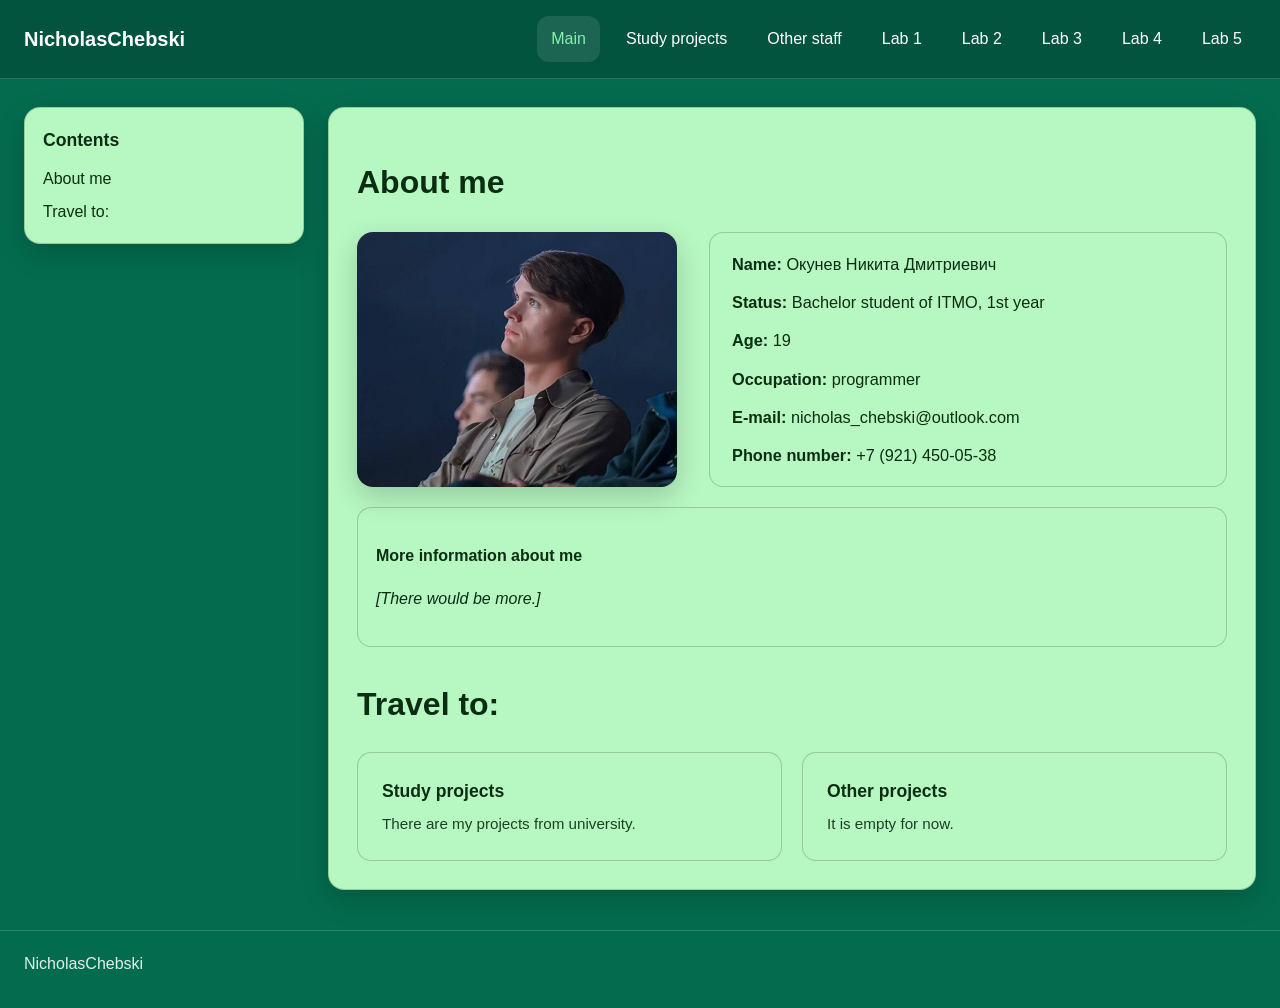
<file: index.html>
<!DOCTYPE html>
<html lang="en">
<head>
    <meta charset="utf-8">
    <meta name="viewport" content="width=device-width,initial-scale=1">

    <title>Main - NicholasChebski</title>

    <link rel="stylesheet" href="css/vibe.css">

    
</head>
<body>
    

    <header class="site-header">
        <div class="site-header-inner">
            <a class="site-brand" href=".">NicholasChebski</a>

            
            <nav class="site-nav">
                <ul class="site-nav-list">
                    
                        
                            <li class="site-nav-item">
                                <a href="." class="active">
                                    Main
                                </a>
                            </li>
                        
                    
                        
                            <li class="site-nav-item">
                                <a href="study/" class="">
                                    Study projects
                                </a>
                            </li>
                        
                    
                        
                            <li class="site-nav-item">
                                <a href="unstudy/" class="">
                                    Other staff
                                </a>
                            </li>
                        
                    
                        
                            <li class="site-nav-item">
                                <a href="README-1/" class="">
                                    Lab 1
                                </a>
                            </li>
                        
                    
                        
                            <li class="site-nav-item">
                                <a href="README-2/" class="">
                                    Lab 2
                                </a>
                            </li>
                        
                    
                        
                            <li class="site-nav-item">
                                <a href="README-3/" class="">
                                    Lab 3
                                </a>
                            </li>
                        
                    
                        
                            <li class="site-nav-item">
                                <a href="README-4/" class="">
                                    Lab 4
                                </a>
                            </li>
                        
                    
                        
                            <li class="site-nav-item">
                                <a href="README-5/" class="">
                                    Lab 5
                                </a>
                            </li>
                        
                    
                </ul>
            </nav>
            
        </div>
    </header>

    <div class="page-layout">
        
        <aside class="page-toc">
            <div class="toc-card">
                <div class="toc-title">Contents</div>
                
        
        <ul class="toc-list">
            
                <li class="toc-item">
                    <a class="toc-link" href="#about-me">
                        About me
                    </a>

                    
                </li>
            
                <li class="toc-item">
                    <a class="toc-link" href="#travel-to">
                        Travel to:
                    </a>

                    
                </li>
            
        </ul>
        
    
            </div>
        </aside>
        

        <main class="page-main">
            <div class="content-card">
                <h1 id="about-me">About me</h1>
<div class="author-wrapper">
  <div class="author-top">
    <div class="author-photo-wrap">
      <div class="author-photo" role="img" aria-label="Author photo"></div>
    </div>

    <div class="author-right">
      <p class="author-info-line"><strong>Name:</strong> Окунев Никита Дмитриевич</p>
      <p class="author-info-line"><strong>Status:</strong> Bachelor student of ITMO, 1st year</p>
      <p class="author-info-line"><strong>Age:</strong> 19</p>
      <p class="author-info-line"><strong>Occupation:</strong> programmer</p>
      <p class="author-info-line"><strong>E-mail:</strong> nicholas_chebski@outlook.com</p>
      <p class="author-info-line"><strong>Phone number:</strong> +7 (921) 450-05-38</p>
    </div>
  </div>

  <div class="author-bio">
    <p><strong>More information about me</strong></p>

    <p>
      <em>
        [There would be more.]
      </em>
    </p>
  </div>
</div>

<h1 id="travel-to">Travel to:</h1>
<div class="sections-grid">
  <a class="section-card" href="study/">
    <div class="section-card-title">Study projects</div>
    <div class="section-card-desc">
      There are my projects from university.
    </div>
  </a>

  <a class="section-card" href="unstudy/">
    <div class="section-card-title">Other projects</div>
    <div class="section-card-desc">
      It is empty for now.
    </div>
  </a>
</div>
            </div>
        </main>
    </div>

    <footer class="site-footer">
        <div class="site-footer-inner">
            <span>NicholasChebski</span>
        </div>
    </footer>
</body>
</html>
</file>
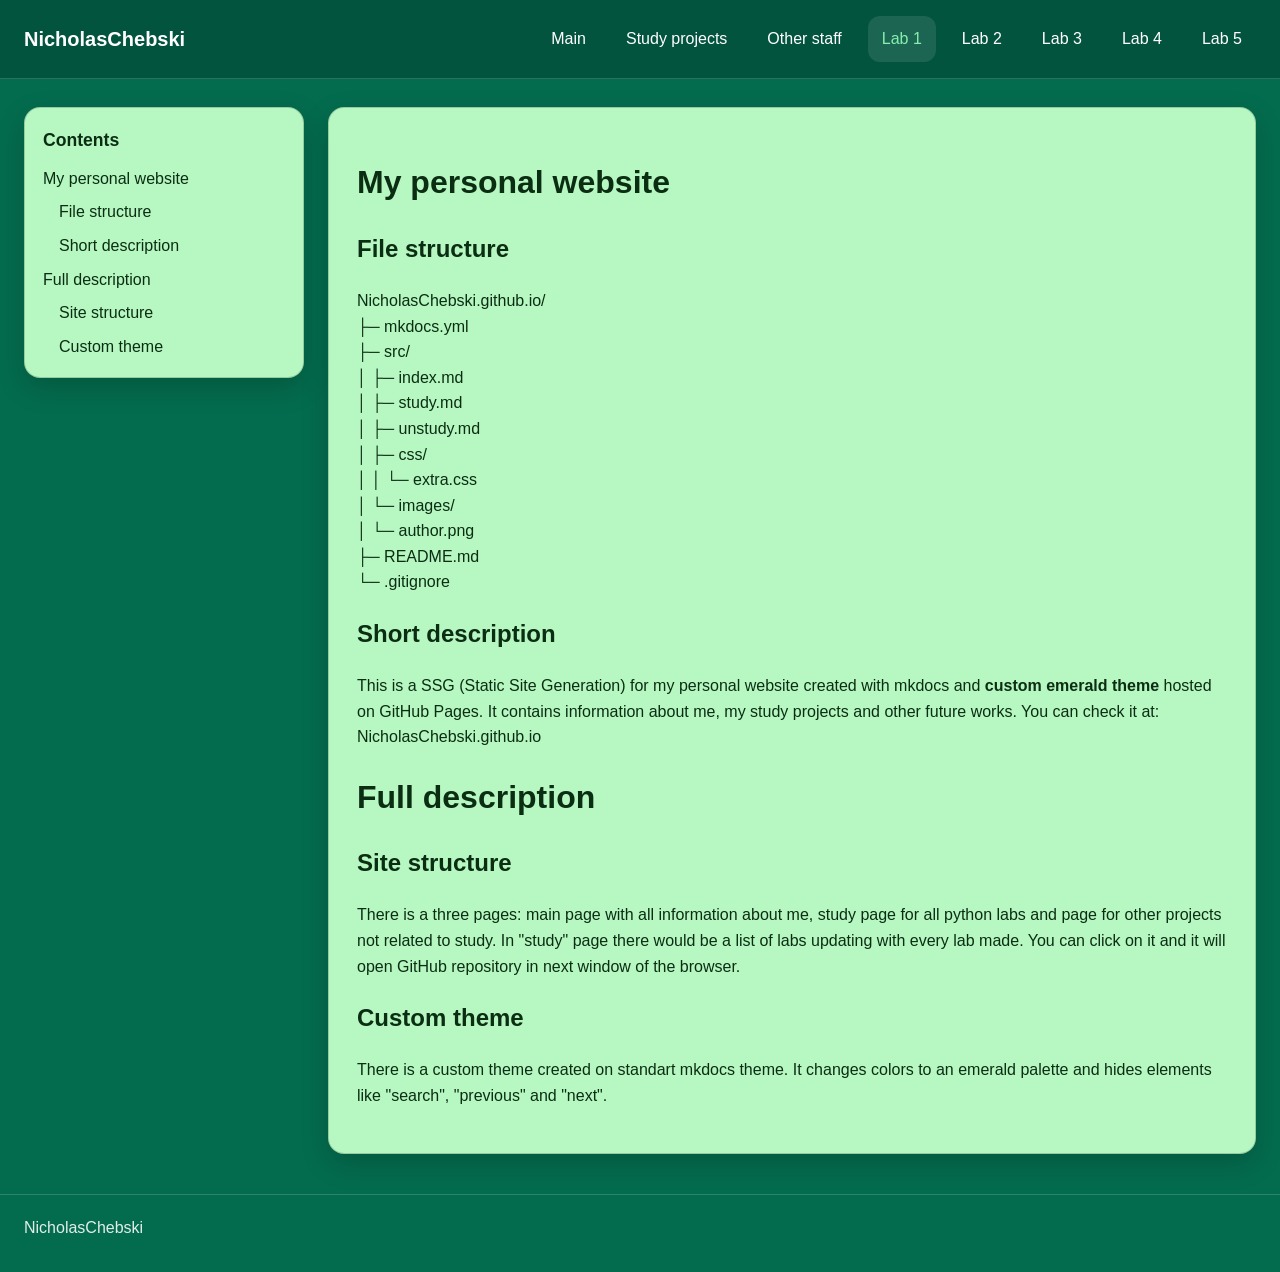
<file: README-1/index.html>
<!DOCTYPE html>
<html lang="en">
<head>
    <meta charset="utf-8">
    <meta name="viewport" content="width=device-width,initial-scale=1">

    <title>Lab 1 - NicholasChebski</title>

    <link rel="stylesheet" href="../css/vibe.css">

    
</head>
<body>
    

    <header class="site-header">
        <div class="site-header-inner">
            <a class="site-brand" href="..">NicholasChebski</a>

            
            <nav class="site-nav">
                <ul class="site-nav-list">
                    
                        
                            <li class="site-nav-item">
                                <a href=".." class="">
                                    Main
                                </a>
                            </li>
                        
                    
                        
                            <li class="site-nav-item">
                                <a href="../study/" class="">
                                    Study projects
                                </a>
                            </li>
                        
                    
                        
                            <li class="site-nav-item">
                                <a href="../unstudy/" class="">
                                    Other staff
                                </a>
                            </li>
                        
                    
                        
                            <li class="site-nav-item">
                                <a href="./" class="active">
                                    Lab 1
                                </a>
                            </li>
                        
                    
                        
                            <li class="site-nav-item">
                                <a href="../README-2/" class="">
                                    Lab 2
                                </a>
                            </li>
                        
                    
                        
                            <li class="site-nav-item">
                                <a href="../README-3/" class="">
                                    Lab 3
                                </a>
                            </li>
                        
                    
                        
                            <li class="site-nav-item">
                                <a href="../README-4/" class="">
                                    Lab 4
                                </a>
                            </li>
                        
                    
                        
                            <li class="site-nav-item">
                                <a href="../README-5/" class="">
                                    Lab 5
                                </a>
                            </li>
                        
                    
                </ul>
            </nav>
            
        </div>
    </header>

    <div class="page-layout">
        
        <aside class="page-toc">
            <div class="toc-card">
                <div class="toc-title">Contents</div>
                
        
        <ul class="toc-list">
            
                <li class="toc-item">
                    <a class="toc-link" href="#my-personal-website">
                        My personal website
                    </a>

                    
                        
        
        <ul class="toc-list">
            
                <li class="toc-item">
                    <a class="toc-link" href="#file-structure">
                        File structure
                    </a>

                    
                </li>
            
                <li class="toc-item">
                    <a class="toc-link" href="#short-description">
                        Short description
                    </a>

                    
                </li>
            
        </ul>
        
    
                    
                </li>
            
                <li class="toc-item">
                    <a class="toc-link" href="#full-description">
                        Full description
                    </a>

                    
                        
        
        <ul class="toc-list">
            
                <li class="toc-item">
                    <a class="toc-link" href="#site-structure">
                        Site structure
                    </a>

                    
                </li>
            
                <li class="toc-item">
                    <a class="toc-link" href="#custom-theme">
                        Custom theme
                    </a>

                    
                </li>
            
        </ul>
        
    
                    
                </li>
            
        </ul>
        
    
            </div>
        </aside>
        

        <main class="page-main">
            <div class="content-card">
                <h1 id="my-personal-website">My personal website</h1>
<h2 id="file-structure">File structure</h2>
<p>NicholasChebski.github.io/<br />
├─ mkdocs.yml<br />
├─ src/<br />
│  ├─ index.md<br />
│  ├─ study.md<br />
│  ├─ unstudy.md<br />
│  ├─ css/<br />
│  │  └─ extra.css<br />
│  └─ images/<br />
│     └─ author.png<br />
├─ README.md<br />
└─ .gitignore  </p>
<h2 id="short-description">Short description</h2>
<p>This is a SSG (Static Site Generation) for my personal website created with mkdocs and <strong>custom emerald theme</strong> hosted on GitHub Pages. It contains information about me, my study projects and other future works. You can check it at:
NicholasChebski.github.io</p>
<h1 id="full-description">Full description</h1>
<h2 id="site-structure">Site structure</h2>
<p>There is a three pages: main page with all information about me, study page for all python labs and page for other projects not related to study.
In "study" page there would be a list of labs updating with every lab made. You can click on it and it will open GitHub repository in next window of the browser.</p>
<h2 id="custom-theme">Custom theme</h2>
<p>There is a custom theme created on standart mkdocs theme. It changes colors to an emerald palette and hides elements like "search", "previous" and "next".</p>
            </div>
        </main>
    </div>

    <footer class="site-footer">
        <div class="site-footer-inner">
            <span>NicholasChebski</span>
        </div>
    </footer>
</body>
</html>
</file>
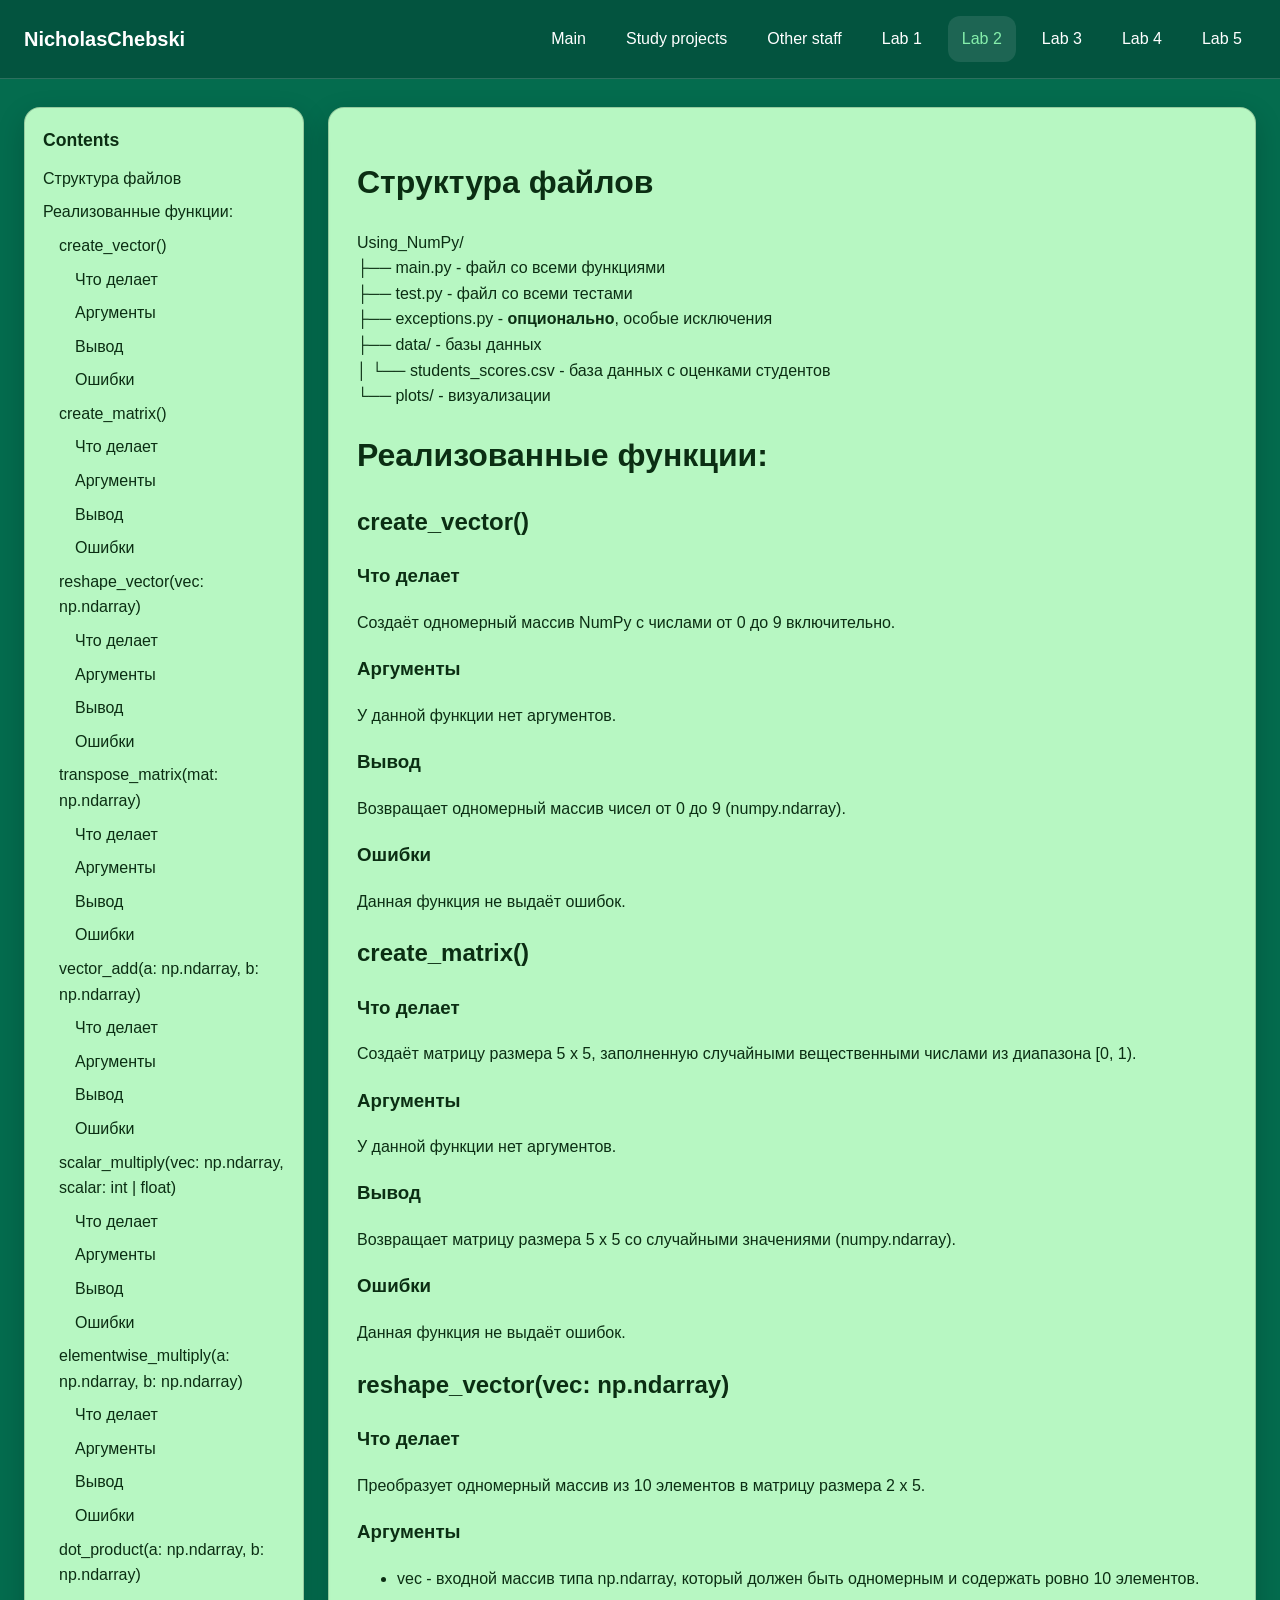
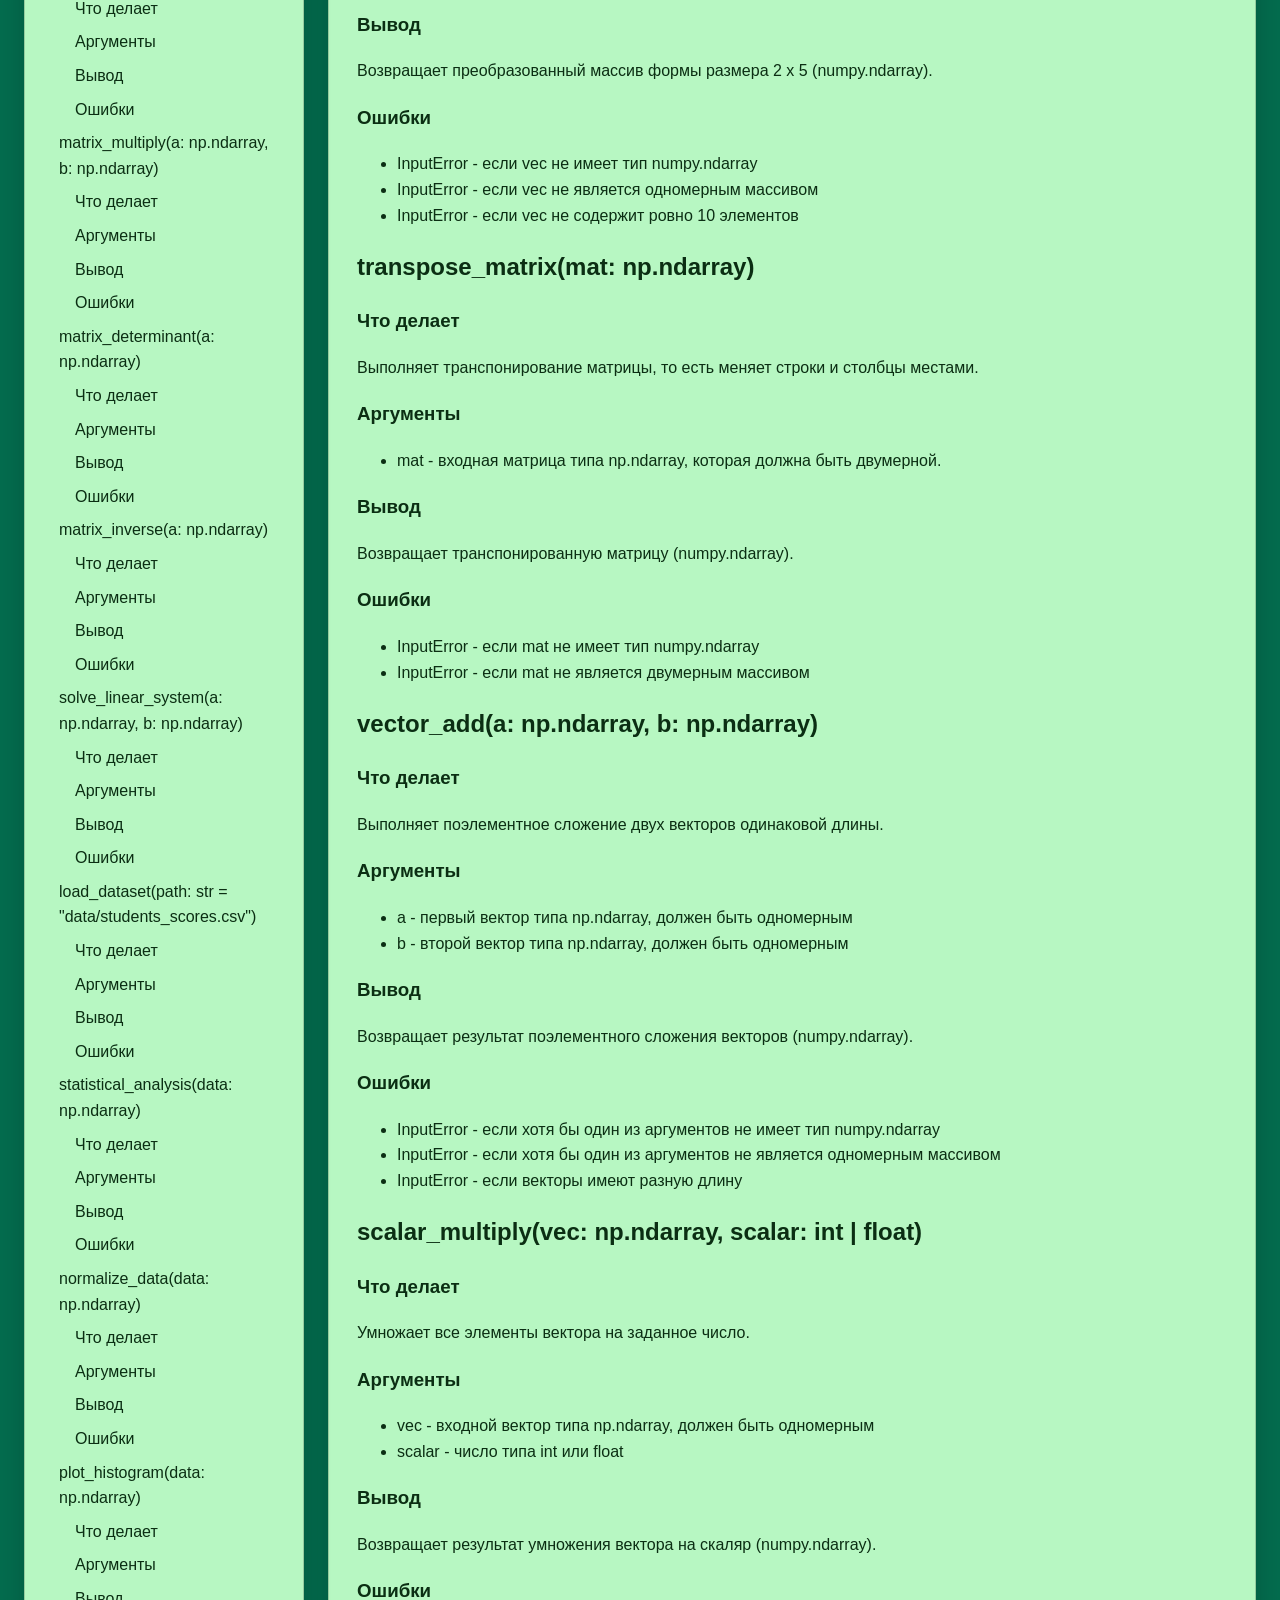
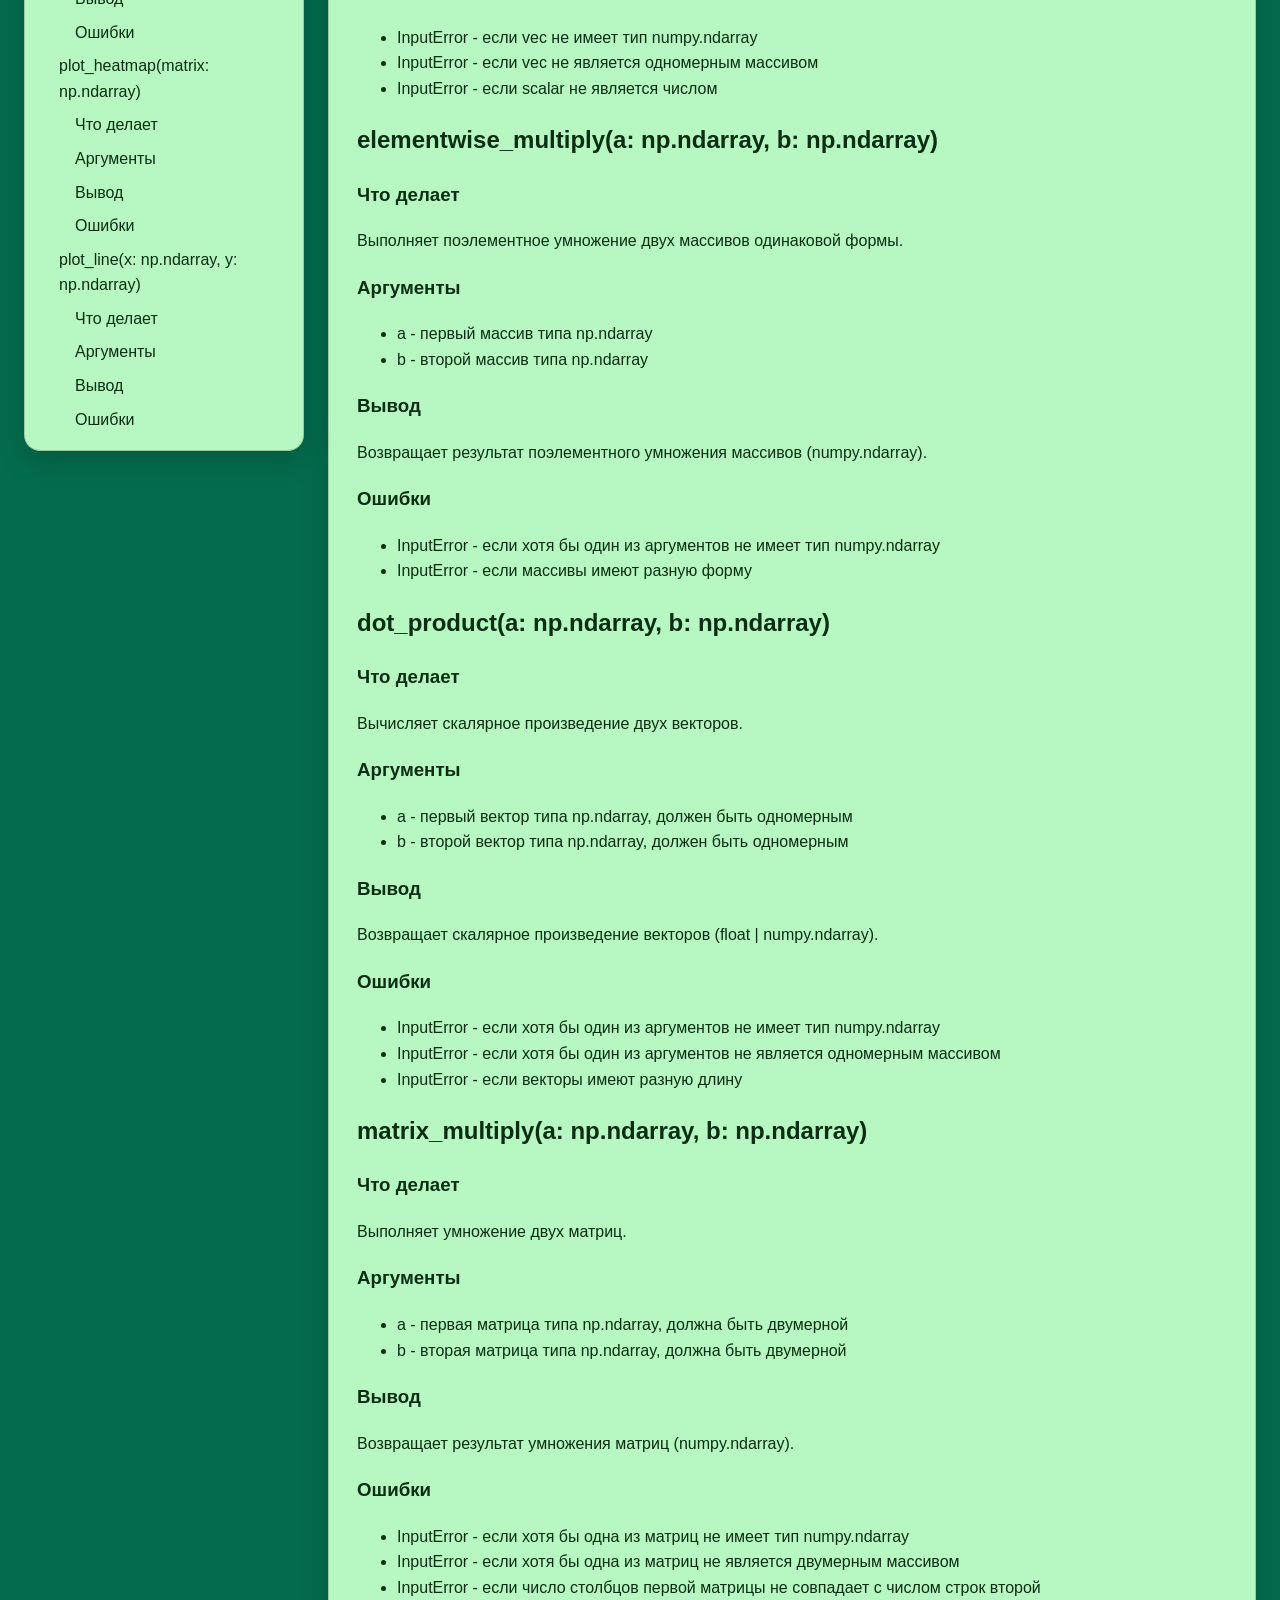
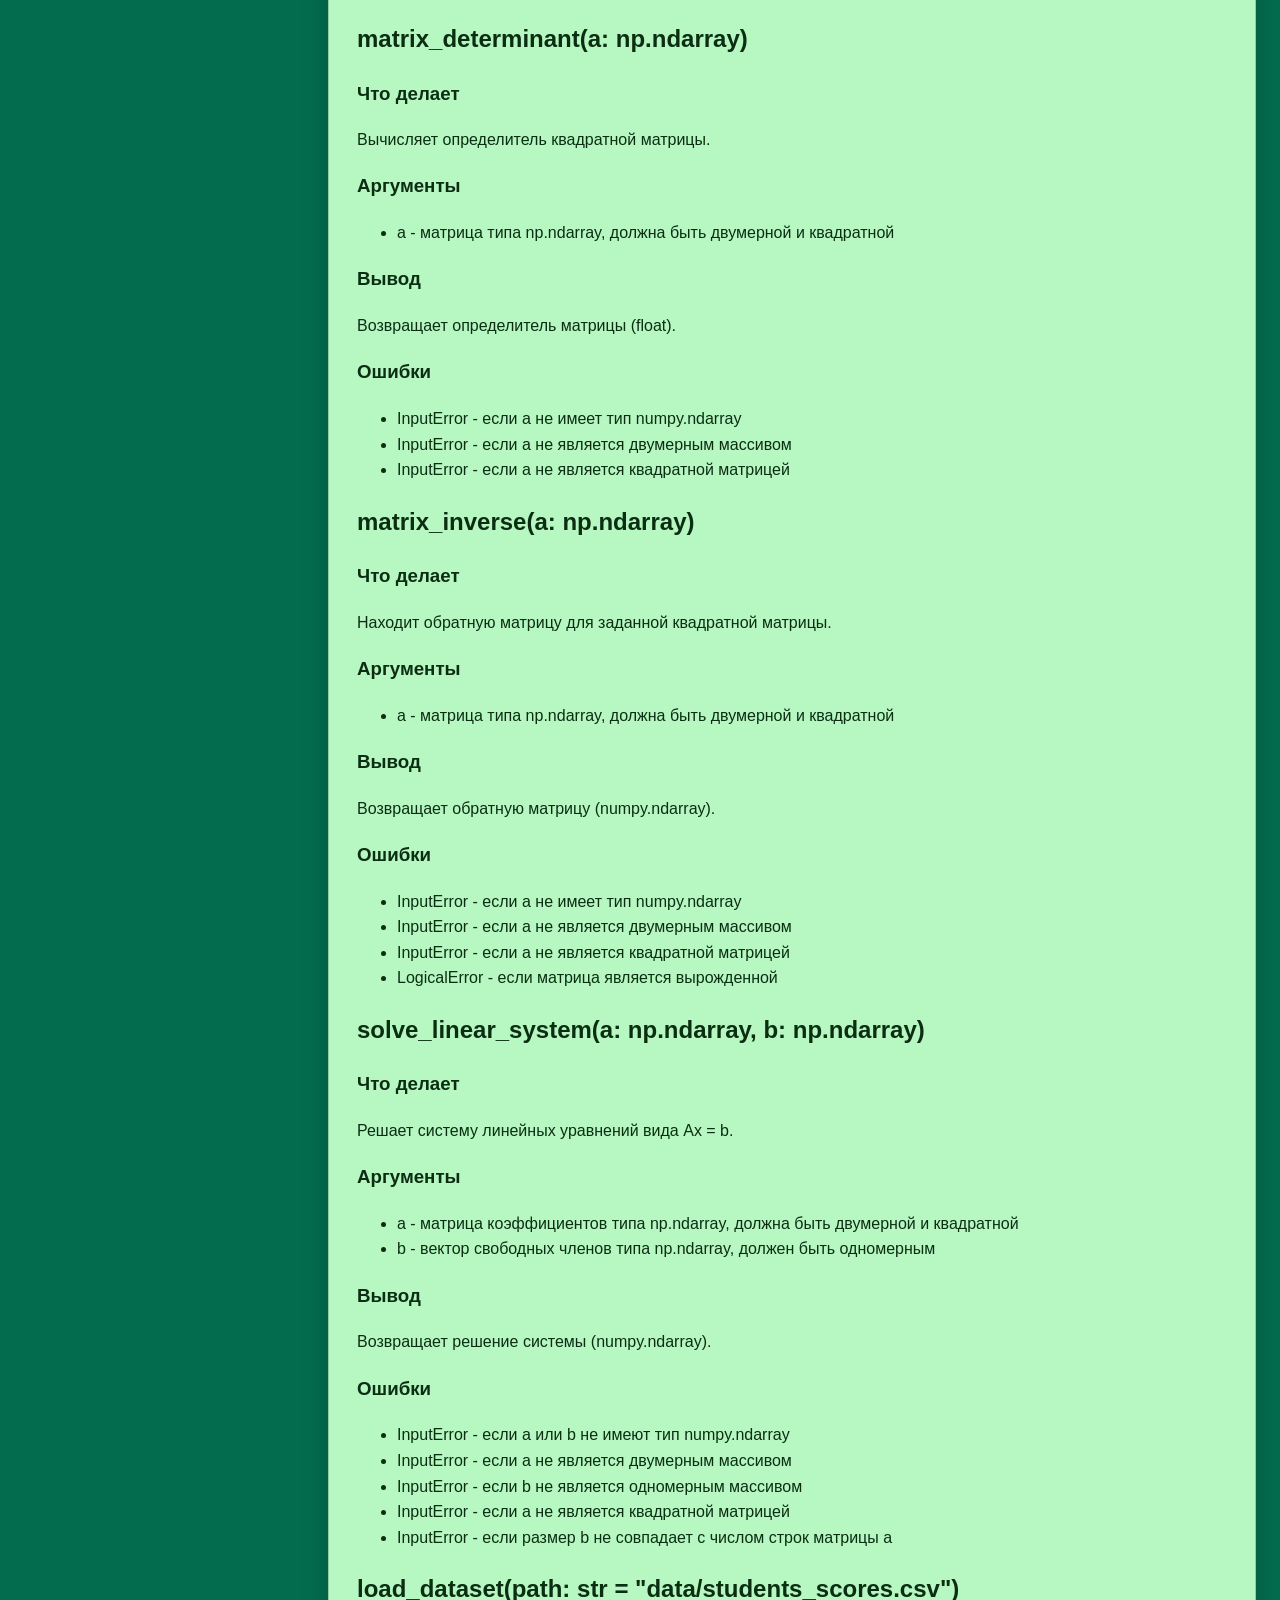
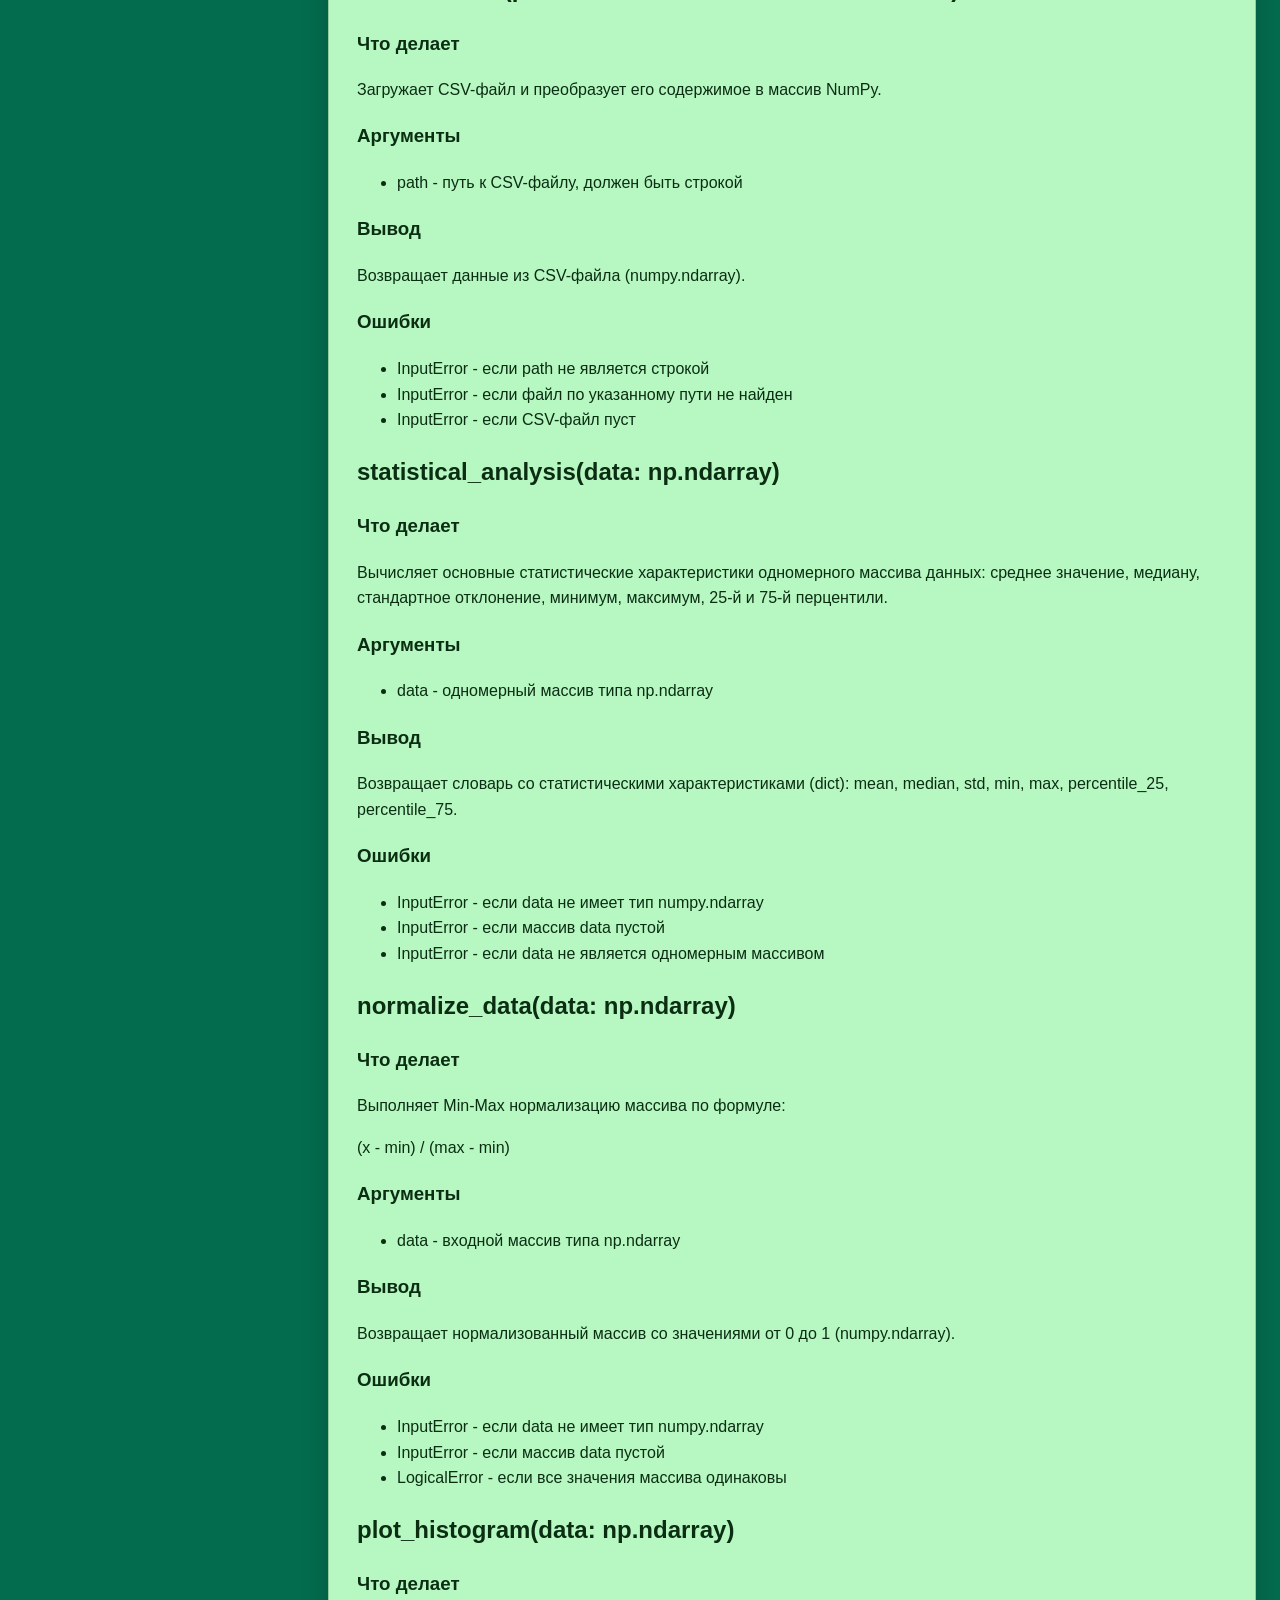
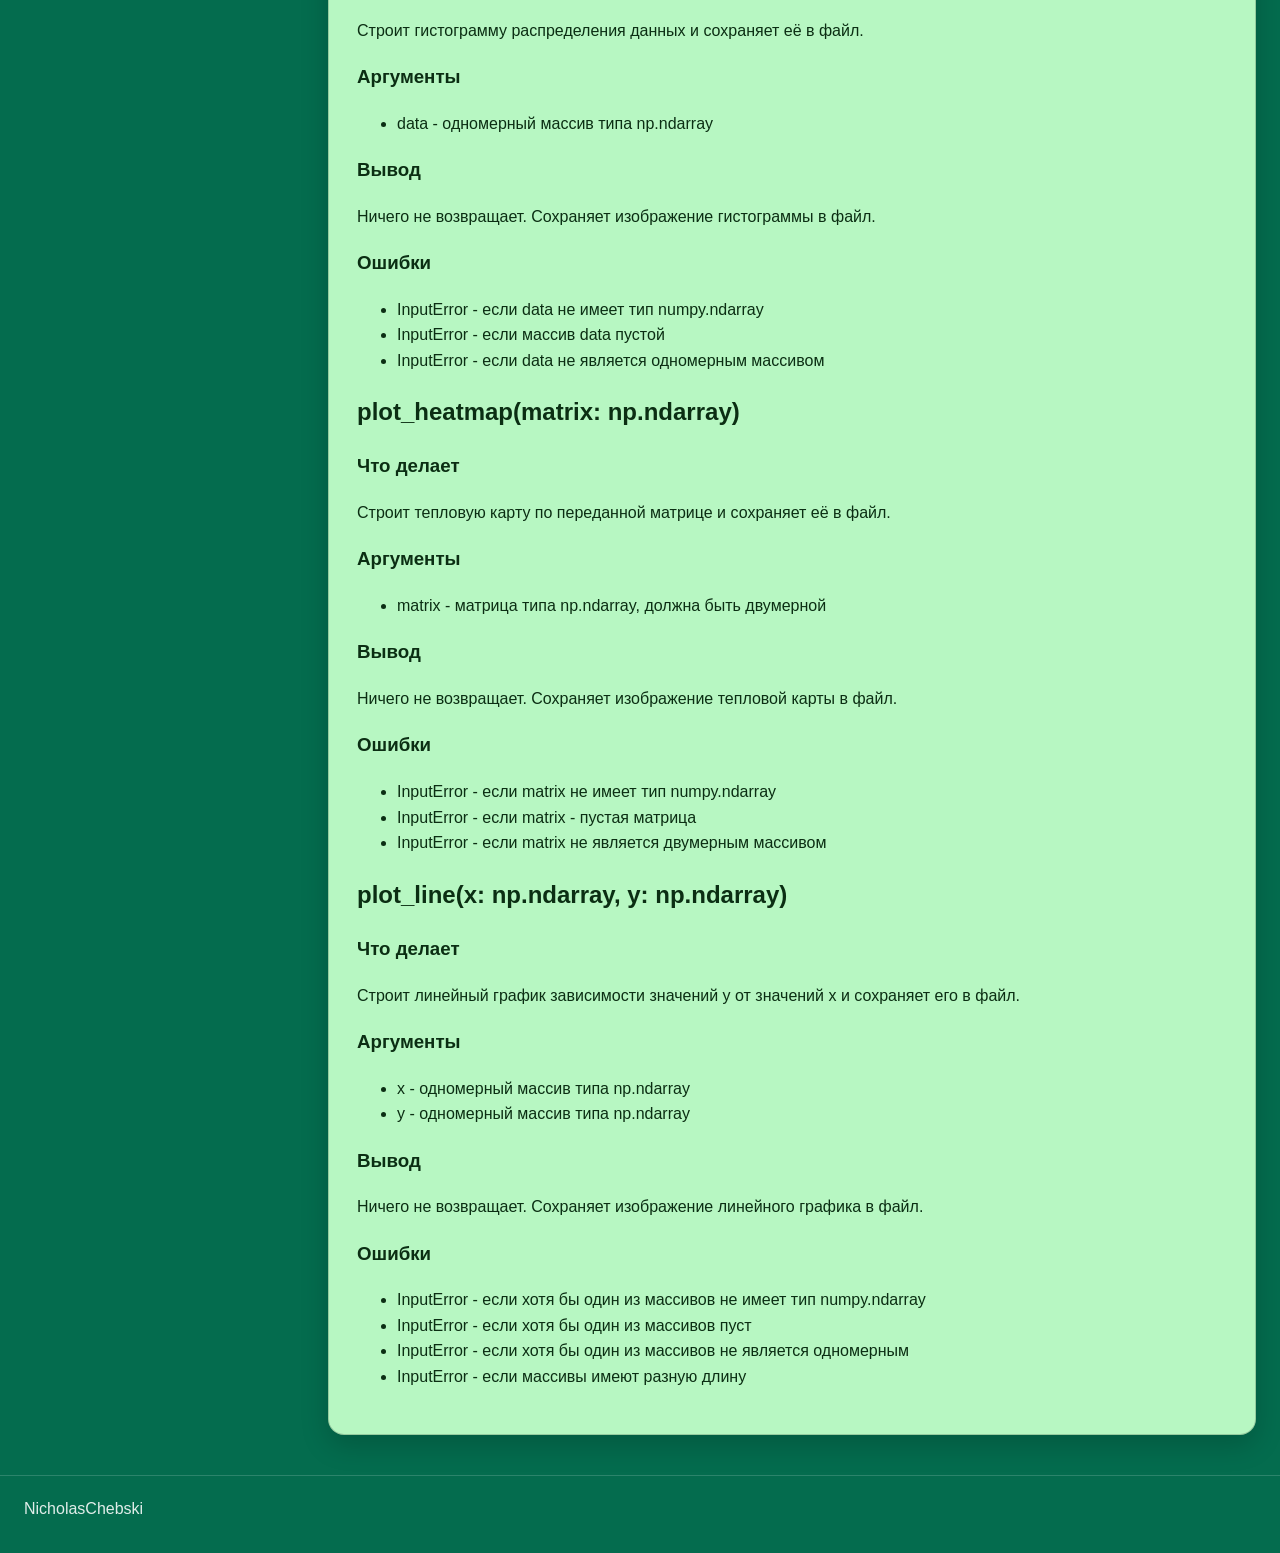
<file: README-2/index.html>
<!DOCTYPE html>
<html lang="en">
<head>
    <meta charset="utf-8">
    <meta name="viewport" content="width=device-width,initial-scale=1">

    <title>Lab 2 - NicholasChebski</title>

    <link rel="stylesheet" href="../css/vibe.css">

    
</head>
<body>
    

    <header class="site-header">
        <div class="site-header-inner">
            <a class="site-brand" href="..">NicholasChebski</a>

            
            <nav class="site-nav">
                <ul class="site-nav-list">
                    
                        
                            <li class="site-nav-item">
                                <a href=".." class="">
                                    Main
                                </a>
                            </li>
                        
                    
                        
                            <li class="site-nav-item">
                                <a href="../study/" class="">
                                    Study projects
                                </a>
                            </li>
                        
                    
                        
                            <li class="site-nav-item">
                                <a href="../unstudy/" class="">
                                    Other staff
                                </a>
                            </li>
                        
                    
                        
                            <li class="site-nav-item">
                                <a href="../README-1/" class="">
                                    Lab 1
                                </a>
                            </li>
                        
                    
                        
                            <li class="site-nav-item">
                                <a href="./" class="active">
                                    Lab 2
                                </a>
                            </li>
                        
                    
                        
                            <li class="site-nav-item">
                                <a href="../README-3/" class="">
                                    Lab 3
                                </a>
                            </li>
                        
                    
                        
                            <li class="site-nav-item">
                                <a href="../README-4/" class="">
                                    Lab 4
                                </a>
                            </li>
                        
                    
                        
                            <li class="site-nav-item">
                                <a href="../README-5/" class="">
                                    Lab 5
                                </a>
                            </li>
                        
                    
                </ul>
            </nav>
            
        </div>
    </header>

    <div class="page-layout">
        
        <aside class="page-toc">
            <div class="toc-card">
                <div class="toc-title">Contents</div>
                
        
        <ul class="toc-list">
            
                <li class="toc-item">
                    <a class="toc-link" href="#_1">
                        Структура файлов
                    </a>

                    
                </li>
            
                <li class="toc-item">
                    <a class="toc-link" href="#_2">
                        Реализованные функции:
                    </a>

                    
                        
        
        <ul class="toc-list">
            
                <li class="toc-item">
                    <a class="toc-link" href="#create_vector">
                        create_vector()
                    </a>

                    
                        
        
        <ul class="toc-list">
            
                <li class="toc-item">
                    <a class="toc-link" href="#_3">
                        Что делает
                    </a>

                    
                </li>
            
                <li class="toc-item">
                    <a class="toc-link" href="#_4">
                        Аргументы
                    </a>

                    
                </li>
            
                <li class="toc-item">
                    <a class="toc-link" href="#_5">
                        Вывод
                    </a>

                    
                </li>
            
                <li class="toc-item">
                    <a class="toc-link" href="#_6">
                        Ошибки
                    </a>

                    
                </li>
            
        </ul>
        
    
                    
                </li>
            
                <li class="toc-item">
                    <a class="toc-link" href="#create_matrix">
                        create_matrix()
                    </a>

                    
                        
        
        <ul class="toc-list">
            
                <li class="toc-item">
                    <a class="toc-link" href="#_7">
                        Что делает
                    </a>

                    
                </li>
            
                <li class="toc-item">
                    <a class="toc-link" href="#_8">
                        Аргументы
                    </a>

                    
                </li>
            
                <li class="toc-item">
                    <a class="toc-link" href="#_9">
                        Вывод
                    </a>

                    
                </li>
            
                <li class="toc-item">
                    <a class="toc-link" href="#_10">
                        Ошибки
                    </a>

                    
                </li>
            
        </ul>
        
    
                    
                </li>
            
                <li class="toc-item">
                    <a class="toc-link" href="#reshape_vectorvec-npndarray">
                        reshape_vector(vec: np.ndarray)
                    </a>

                    
                        
        
        <ul class="toc-list">
            
                <li class="toc-item">
                    <a class="toc-link" href="#_11">
                        Что делает
                    </a>

                    
                </li>
            
                <li class="toc-item">
                    <a class="toc-link" href="#_12">
                        Аргументы
                    </a>

                    
                </li>
            
                <li class="toc-item">
                    <a class="toc-link" href="#_13">
                        Вывод
                    </a>

                    
                </li>
            
                <li class="toc-item">
                    <a class="toc-link" href="#_14">
                        Ошибки
                    </a>

                    
                </li>
            
        </ul>
        
    
                    
                </li>
            
                <li class="toc-item">
                    <a class="toc-link" href="#transpose_matrixmat-npndarray">
                        transpose_matrix(mat: np.ndarray)
                    </a>

                    
                        
        
        <ul class="toc-list">
            
                <li class="toc-item">
                    <a class="toc-link" href="#_15">
                        Что делает
                    </a>

                    
                </li>
            
                <li class="toc-item">
                    <a class="toc-link" href="#_16">
                        Аргументы
                    </a>

                    
                </li>
            
                <li class="toc-item">
                    <a class="toc-link" href="#_17">
                        Вывод
                    </a>

                    
                </li>
            
                <li class="toc-item">
                    <a class="toc-link" href="#_18">
                        Ошибки
                    </a>

                    
                </li>
            
        </ul>
        
    
                    
                </li>
            
                <li class="toc-item">
                    <a class="toc-link" href="#vector_adda-npndarray-b-npndarray">
                        vector_add(a: np.ndarray, b: np.ndarray)
                    </a>

                    
                        
        
        <ul class="toc-list">
            
                <li class="toc-item">
                    <a class="toc-link" href="#_19">
                        Что делает
                    </a>

                    
                </li>
            
                <li class="toc-item">
                    <a class="toc-link" href="#_20">
                        Аргументы
                    </a>

                    
                </li>
            
                <li class="toc-item">
                    <a class="toc-link" href="#_21">
                        Вывод
                    </a>

                    
                </li>
            
                <li class="toc-item">
                    <a class="toc-link" href="#_22">
                        Ошибки
                    </a>

                    
                </li>
            
        </ul>
        
    
                    
                </li>
            
                <li class="toc-item">
                    <a class="toc-link" href="#scalar_multiplyvec-npndarray-scalar-int-float">
                        scalar_multiply(vec: np.ndarray, scalar: int | float)
                    </a>

                    
                        
        
        <ul class="toc-list">
            
                <li class="toc-item">
                    <a class="toc-link" href="#_23">
                        Что делает
                    </a>

                    
                </li>
            
                <li class="toc-item">
                    <a class="toc-link" href="#_24">
                        Аргументы
                    </a>

                    
                </li>
            
                <li class="toc-item">
                    <a class="toc-link" href="#_25">
                        Вывод
                    </a>

                    
                </li>
            
                <li class="toc-item">
                    <a class="toc-link" href="#_26">
                        Ошибки
                    </a>

                    
                </li>
            
        </ul>
        
    
                    
                </li>
            
                <li class="toc-item">
                    <a class="toc-link" href="#elementwise_multiplya-npndarray-b-npndarray">
                        elementwise_multiply(a: np.ndarray, b: np.ndarray)
                    </a>

                    
                        
        
        <ul class="toc-list">
            
                <li class="toc-item">
                    <a class="toc-link" href="#_27">
                        Что делает
                    </a>

                    
                </li>
            
                <li class="toc-item">
                    <a class="toc-link" href="#_28">
                        Аргументы
                    </a>

                    
                </li>
            
                <li class="toc-item">
                    <a class="toc-link" href="#_29">
                        Вывод
                    </a>

                    
                </li>
            
                <li class="toc-item">
                    <a class="toc-link" href="#_30">
                        Ошибки
                    </a>

                    
                </li>
            
        </ul>
        
    
                    
                </li>
            
                <li class="toc-item">
                    <a class="toc-link" href="#dot_producta-npndarray-b-npndarray">
                        dot_product(a: np.ndarray, b: np.ndarray)
                    </a>

                    
                        
        
        <ul class="toc-list">
            
                <li class="toc-item">
                    <a class="toc-link" href="#_31">
                        Что делает
                    </a>

                    
                </li>
            
                <li class="toc-item">
                    <a class="toc-link" href="#_32">
                        Аргументы
                    </a>

                    
                </li>
            
                <li class="toc-item">
                    <a class="toc-link" href="#_33">
                        Вывод
                    </a>

                    
                </li>
            
                <li class="toc-item">
                    <a class="toc-link" href="#_34">
                        Ошибки
                    </a>

                    
                </li>
            
        </ul>
        
    
                    
                </li>
            
                <li class="toc-item">
                    <a class="toc-link" href="#matrix_multiplya-npndarray-b-npndarray">
                        matrix_multiply(a: np.ndarray, b: np.ndarray)
                    </a>

                    
                        
        
        <ul class="toc-list">
            
                <li class="toc-item">
                    <a class="toc-link" href="#_35">
                        Что делает
                    </a>

                    
                </li>
            
                <li class="toc-item">
                    <a class="toc-link" href="#_36">
                        Аргументы
                    </a>

                    
                </li>
            
                <li class="toc-item">
                    <a class="toc-link" href="#_37">
                        Вывод
                    </a>

                    
                </li>
            
                <li class="toc-item">
                    <a class="toc-link" href="#_38">
                        Ошибки
                    </a>

                    
                </li>
            
        </ul>
        
    
                    
                </li>
            
                <li class="toc-item">
                    <a class="toc-link" href="#matrix_determinanta-npndarray">
                        matrix_determinant(a: np.ndarray)
                    </a>

                    
                        
        
        <ul class="toc-list">
            
                <li class="toc-item">
                    <a class="toc-link" href="#_39">
                        Что делает
                    </a>

                    
                </li>
            
                <li class="toc-item">
                    <a class="toc-link" href="#_40">
                        Аргументы
                    </a>

                    
                </li>
            
                <li class="toc-item">
                    <a class="toc-link" href="#_41">
                        Вывод
                    </a>

                    
                </li>
            
                <li class="toc-item">
                    <a class="toc-link" href="#_42">
                        Ошибки
                    </a>

                    
                </li>
            
        </ul>
        
    
                    
                </li>
            
                <li class="toc-item">
                    <a class="toc-link" href="#matrix_inversea-npndarray">
                        matrix_inverse(a: np.ndarray)
                    </a>

                    
                        
        
        <ul class="toc-list">
            
                <li class="toc-item">
                    <a class="toc-link" href="#_43">
                        Что делает
                    </a>

                    
                </li>
            
                <li class="toc-item">
                    <a class="toc-link" href="#_44">
                        Аргументы
                    </a>

                    
                </li>
            
                <li class="toc-item">
                    <a class="toc-link" href="#_45">
                        Вывод
                    </a>

                    
                </li>
            
                <li class="toc-item">
                    <a class="toc-link" href="#_46">
                        Ошибки
                    </a>

                    
                </li>
            
        </ul>
        
    
                    
                </li>
            
                <li class="toc-item">
                    <a class="toc-link" href="#solve_linear_systema-npndarray-b-npndarray">
                        solve_linear_system(a: np.ndarray, b: np.ndarray)
                    </a>

                    
                        
        
        <ul class="toc-list">
            
                <li class="toc-item">
                    <a class="toc-link" href="#_47">
                        Что делает
                    </a>

                    
                </li>
            
                <li class="toc-item">
                    <a class="toc-link" href="#_48">
                        Аргументы
                    </a>

                    
                </li>
            
                <li class="toc-item">
                    <a class="toc-link" href="#_49">
                        Вывод
                    </a>

                    
                </li>
            
                <li class="toc-item">
                    <a class="toc-link" href="#_50">
                        Ошибки
                    </a>

                    
                </li>
            
        </ul>
        
    
                    
                </li>
            
                <li class="toc-item">
                    <a class="toc-link" href="#load_datasetpath-str-datastudents_scorescsv">
                        load_dataset(path: str = "data/students_scores.csv")
                    </a>

                    
                        
        
        <ul class="toc-list">
            
                <li class="toc-item">
                    <a class="toc-link" href="#_51">
                        Что делает
                    </a>

                    
                </li>
            
                <li class="toc-item">
                    <a class="toc-link" href="#_52">
                        Аргументы
                    </a>

                    
                </li>
            
                <li class="toc-item">
                    <a class="toc-link" href="#_53">
                        Вывод
                    </a>

                    
                </li>
            
                <li class="toc-item">
                    <a class="toc-link" href="#_54">
                        Ошибки
                    </a>

                    
                </li>
            
        </ul>
        
    
                    
                </li>
            
                <li class="toc-item">
                    <a class="toc-link" href="#statistical_analysisdata-npndarray">
                        statistical_analysis(data: np.ndarray)
                    </a>

                    
                        
        
        <ul class="toc-list">
            
                <li class="toc-item">
                    <a class="toc-link" href="#_55">
                        Что делает
                    </a>

                    
                </li>
            
                <li class="toc-item">
                    <a class="toc-link" href="#_56">
                        Аргументы
                    </a>

                    
                </li>
            
                <li class="toc-item">
                    <a class="toc-link" href="#_57">
                        Вывод
                    </a>

                    
                </li>
            
                <li class="toc-item">
                    <a class="toc-link" href="#_58">
                        Ошибки
                    </a>

                    
                </li>
            
        </ul>
        
    
                    
                </li>
            
                <li class="toc-item">
                    <a class="toc-link" href="#normalize_datadata-npndarray">
                        normalize_data(data: np.ndarray)
                    </a>

                    
                        
        
        <ul class="toc-list">
            
                <li class="toc-item">
                    <a class="toc-link" href="#_59">
                        Что делает
                    </a>

                    
                </li>
            
                <li class="toc-item">
                    <a class="toc-link" href="#_60">
                        Аргументы
                    </a>

                    
                </li>
            
                <li class="toc-item">
                    <a class="toc-link" href="#_61">
                        Вывод
                    </a>

                    
                </li>
            
                <li class="toc-item">
                    <a class="toc-link" href="#_62">
                        Ошибки
                    </a>

                    
                </li>
            
        </ul>
        
    
                    
                </li>
            
                <li class="toc-item">
                    <a class="toc-link" href="#plot_histogramdata-npndarray">
                        plot_histogram(data: np.ndarray)
                    </a>

                    
                        
        
        <ul class="toc-list">
            
                <li class="toc-item">
                    <a class="toc-link" href="#_63">
                        Что делает
                    </a>

                    
                </li>
            
                <li class="toc-item">
                    <a class="toc-link" href="#_64">
                        Аргументы
                    </a>

                    
                </li>
            
                <li class="toc-item">
                    <a class="toc-link" href="#_65">
                        Вывод
                    </a>

                    
                </li>
            
                <li class="toc-item">
                    <a class="toc-link" href="#_66">
                        Ошибки
                    </a>

                    
                </li>
            
        </ul>
        
    
                    
                </li>
            
                <li class="toc-item">
                    <a class="toc-link" href="#plot_heatmapmatrix-npndarray">
                        plot_heatmap(matrix: np.ndarray)
                    </a>

                    
                        
        
        <ul class="toc-list">
            
                <li class="toc-item">
                    <a class="toc-link" href="#_67">
                        Что делает
                    </a>

                    
                </li>
            
                <li class="toc-item">
                    <a class="toc-link" href="#_68">
                        Аргументы
                    </a>

                    
                </li>
            
                <li class="toc-item">
                    <a class="toc-link" href="#_69">
                        Вывод
                    </a>

                    
                </li>
            
                <li class="toc-item">
                    <a class="toc-link" href="#_70">
                        Ошибки
                    </a>

                    
                </li>
            
        </ul>
        
    
                    
                </li>
            
                <li class="toc-item">
                    <a class="toc-link" href="#plot_linex-npndarray-y-npndarray">
                        plot_line(x: np.ndarray, y: np.ndarray)
                    </a>

                    
                        
        
        <ul class="toc-list">
            
                <li class="toc-item">
                    <a class="toc-link" href="#_71">
                        Что делает
                    </a>

                    
                </li>
            
                <li class="toc-item">
                    <a class="toc-link" href="#_72">
                        Аргументы
                    </a>

                    
                </li>
            
                <li class="toc-item">
                    <a class="toc-link" href="#_73">
                        Вывод
                    </a>

                    
                </li>
            
                <li class="toc-item">
                    <a class="toc-link" href="#_74">
                        Ошибки
                    </a>

                    
                </li>
            
        </ul>
        
    
                    
                </li>
            
        </ul>
        
    
                    
                </li>
            
        </ul>
        
    
            </div>
        </aside>
        

        <main class="page-main">
            <div class="content-card">
                <h1 id="_1">Структура файлов</h1>
<p>Using_NumPy/<br />
├── main.py - файл со всеми функциями<br />
├── test.py - файл со всеми тестами<br />
├── exceptions.py - <strong>опционально</strong>, особые исключения<br />
├── data/ - базы данных<br />
│ └── students_scores.csv - база данных с оценками студентов<br />
└── plots/ - визуализации</p>
<h1 id="_2">Реализованные функции:</h1>
<h2 id="create_vector">create_vector()</h2>
<h3 id="_3">Что делает</h3>
<p>Создаёт одномерный массив NumPy с числами от 0 до 9 включительно.</p>
<h3 id="_4">Аргументы</h3>
<p>У данной функции нет аргументов.</p>
<h3 id="_5">Вывод</h3>
<p>Возвращает одномерный массив чисел от 0 до 9 (numpy.ndarray).</p>
<h3 id="_6">Ошибки</h3>
<p>Данная функция не выдаёт ошибок.</p>
<h2 id="create_matrix">create_matrix()</h2>
<h3 id="_7">Что делает</h3>
<p>Создаёт матрицу размера 5 x 5, заполненную случайными вещественными числами из диапазона [0, 1).</p>
<h3 id="_8">Аргументы</h3>
<p>У данной функции нет аргументов.</p>
<h3 id="_9">Вывод</h3>
<p>Возвращает матрицу размера 5 x 5 со случайными значениями (numpy.ndarray).</p>
<h3 id="_10">Ошибки</h3>
<p>Данная функция не выдаёт ошибок.</p>
<h2 id="reshape_vectorvec-npndarray">reshape_vector(vec: np.ndarray)</h2>
<h3 id="_11">Что делает</h3>
<p>Преобразует одномерный массив из 10 элементов в матрицу размера 2 x 5.</p>
<h3 id="_12">Аргументы</h3>
<ul>
<li>vec - входной массив типа np.ndarray, который должен быть одномерным и содержать ровно 10 элементов.</li>
</ul>
<h3 id="_13">Вывод</h3>
<p>Возвращает преобразованный массив формы размера 2 x 5 (numpy.ndarray).</p>
<h3 id="_14">Ошибки</h3>
<ul>
<li>InputError - если vec не имеет тип numpy.ndarray</li>
<li>InputError - если vec не является одномерным массивом</li>
<li>InputError - если vec не содержит ровно 10 элементов</li>
</ul>
<h2 id="transpose_matrixmat-npndarray">transpose_matrix(mat: np.ndarray)</h2>
<h3 id="_15">Что делает</h3>
<p>Выполняет транспонирование матрицы, то есть меняет строки и столбцы местами.</p>
<h3 id="_16">Аргументы</h3>
<ul>
<li>mat - входная матрица типа np.ndarray, которая должна быть двумерной.</li>
</ul>
<h3 id="_17">Вывод</h3>
<p>Возвращает транспонированную матрицу (numpy.ndarray).</p>
<h3 id="_18">Ошибки</h3>
<ul>
<li>InputError - если mat не имеет тип numpy.ndarray</li>
<li>InputError - если mat не является двумерным массивом</li>
</ul>
<h2 id="vector_adda-npndarray-b-npndarray">vector_add(a: np.ndarray, b: np.ndarray)</h2>
<h3 id="_19">Что делает</h3>
<p>Выполняет поэлементное сложение двух векторов одинаковой длины.</p>
<h3 id="_20">Аргументы</h3>
<ul>
<li>a - первый вектор типа np.ndarray, должен быть одномерным</li>
<li>b - второй вектор типа np.ndarray, должен быть одномерным</li>
</ul>
<h3 id="_21">Вывод</h3>
<p>Возвращает результат поэлементного сложения векторов (numpy.ndarray).</p>
<h3 id="_22">Ошибки</h3>
<ul>
<li>InputError - если хотя бы один из аргументов не имеет тип numpy.ndarray</li>
<li>InputError - если хотя бы один из аргументов не является одномерным массивом</li>
<li>InputError - если векторы имеют разную длину</li>
</ul>
<h2 id="scalar_multiplyvec-npndarray-scalar-int-float">scalar_multiply(vec: np.ndarray, scalar: int | float)</h2>
<h3 id="_23">Что делает</h3>
<p>Умножает все элементы вектора на заданное число.</p>
<h3 id="_24">Аргументы</h3>
<ul>
<li>vec - входной вектор типа np.ndarray, должен быть одномерным</li>
<li>scalar - число типа int или float</li>
</ul>
<h3 id="_25">Вывод</h3>
<p>Возвращает результат умножения вектора на скаляр (numpy.ndarray).</p>
<h3 id="_26">Ошибки</h3>
<ul>
<li>InputError - если vec не имеет тип numpy.ndarray</li>
<li>InputError - если vec не является одномерным массивом</li>
<li>InputError - если scalar не является числом</li>
</ul>
<h2 id="elementwise_multiplya-npndarray-b-npndarray">elementwise_multiply(a: np.ndarray, b: np.ndarray)</h2>
<h3 id="_27">Что делает</h3>
<p>Выполняет поэлементное умножение двух массивов одинаковой формы.</p>
<h3 id="_28">Аргументы</h3>
<ul>
<li>a - первый массив типа np.ndarray</li>
<li>b - второй массив типа np.ndarray</li>
</ul>
<h3 id="_29">Вывод</h3>
<p>Возвращает результат поэлементного умножения массивов (numpy.ndarray).</p>
<h3 id="_30">Ошибки</h3>
<ul>
<li>InputError - если хотя бы один из аргументов не имеет тип numpy.ndarray</li>
<li>InputError - если массивы имеют разную форму</li>
</ul>
<h2 id="dot_producta-npndarray-b-npndarray">dot_product(a: np.ndarray, b: np.ndarray)</h2>
<h3 id="_31">Что делает</h3>
<p>Вычисляет скалярное произведение двух векторов.</p>
<h3 id="_32">Аргументы</h3>
<ul>
<li>a - первый вектор типа np.ndarray, должен быть одномерным</li>
<li>b - второй вектор типа np.ndarray, должен быть одномерным</li>
</ul>
<h3 id="_33">Вывод</h3>
<p>Возвращает скалярное произведение векторов (float | numpy.ndarray).</p>
<h3 id="_34">Ошибки</h3>
<ul>
<li>InputError - если хотя бы один из аргументов не имеет тип numpy.ndarray</li>
<li>InputError - если хотя бы один из аргументов не является одномерным массивом</li>
<li>InputError - если векторы имеют разную длину</li>
</ul>
<h2 id="matrix_multiplya-npndarray-b-npndarray">matrix_multiply(a: np.ndarray, b: np.ndarray)</h2>
<h3 id="_35">Что делает</h3>
<p>Выполняет умножение двух матриц.</p>
<h3 id="_36">Аргументы</h3>
<ul>
<li>a - первая матрица типа np.ndarray, должна быть двумерной</li>
<li>b - вторая матрица типа np.ndarray, должна быть двумерной</li>
</ul>
<h3 id="_37">Вывод</h3>
<p>Возвращает результат умножения матриц (numpy.ndarray).</p>
<h3 id="_38">Ошибки</h3>
<ul>
<li>InputError - если хотя бы одна из матриц не имеет тип numpy.ndarray</li>
<li>InputError - если хотя бы одна из матриц не является двумерным массивом</li>
<li>InputError - если число столбцов первой матрицы не совпадает с числом строк второй</li>
</ul>
<h2 id="matrix_determinanta-npndarray">matrix_determinant(a: np.ndarray)</h2>
<h3 id="_39">Что делает</h3>
<p>Вычисляет определитель квадратной матрицы.</p>
<h3 id="_40">Аргументы</h3>
<ul>
<li>a - матрица типа np.ndarray, должна быть двумерной и квадратной</li>
</ul>
<h3 id="_41">Вывод</h3>
<p>Возвращает определитель матрицы (float).</p>
<h3 id="_42">Ошибки</h3>
<ul>
<li>InputError - если a не имеет тип numpy.ndarray</li>
<li>InputError - если a не является двумерным массивом</li>
<li>InputError - если a не является квадратной матрицей</li>
</ul>
<h2 id="matrix_inversea-npndarray">matrix_inverse(a: np.ndarray)</h2>
<h3 id="_43">Что делает</h3>
<p>Находит обратную матрицу для заданной квадратной матрицы.</p>
<h3 id="_44">Аргументы</h3>
<ul>
<li>a - матрица типа np.ndarray, должна быть двумерной и квадратной</li>
</ul>
<h3 id="_45">Вывод</h3>
<p>Возвращает обратную матрицу (numpy.ndarray).</p>
<h3 id="_46">Ошибки</h3>
<ul>
<li>InputError - если a не имеет тип numpy.ndarray</li>
<li>InputError - если a не является двумерным массивом</li>
<li>InputError - если a не является квадратной матрицей</li>
<li>LogicalError - если матрица является вырожденной</li>
</ul>
<h2 id="solve_linear_systema-npndarray-b-npndarray">solve_linear_system(a: np.ndarray, b: np.ndarray)</h2>
<h3 id="_47">Что делает</h3>
<p>Решает систему линейных уравнений вида Ax = b.</p>
<h3 id="_48">Аргументы</h3>
<ul>
<li>a - матрица коэффициентов типа np.ndarray, должна быть двумерной и квадратной</li>
<li>b - вектор свободных членов типа np.ndarray, должен быть одномерным</li>
</ul>
<h3 id="_49">Вывод</h3>
<p>Возвращает решение системы (numpy.ndarray).</p>
<h3 id="_50">Ошибки</h3>
<ul>
<li>InputError - если a или b не имеют тип numpy.ndarray</li>
<li>InputError - если a не является двумерным массивом</li>
<li>InputError - если b не является одномерным массивом</li>
<li>InputError - если a не является квадратной матрицей</li>
<li>InputError - если размер b не совпадает с числом строк матрицы a</li>
</ul>
<h2 id="load_datasetpath-str-datastudents_scorescsv">load_dataset(path: str = "data/students_scores.csv")</h2>
<h3 id="_51">Что делает</h3>
<p>Загружает CSV-файл и преобразует его содержимое в массив NumPy.</p>
<h3 id="_52">Аргументы</h3>
<ul>
<li>path - путь к CSV-файлу, должен быть строкой</li>
</ul>
<h3 id="_53">Вывод</h3>
<p>Возвращает данные из CSV-файла (numpy.ndarray).</p>
<h3 id="_54">Ошибки</h3>
<ul>
<li>InputError - если path не является строкой</li>
<li>InputError - если файл по указанному пути не найден</li>
<li>InputError - если CSV-файл пуст</li>
</ul>
<h2 id="statistical_analysisdata-npndarray">statistical_analysis(data: np.ndarray)</h2>
<h3 id="_55">Что делает</h3>
<p>Вычисляет основные статистические характеристики одномерного массива данных: среднее значение, медиану, стандартное отклонение, минимум, максимум, 25-й и 75-й перцентили.</p>
<h3 id="_56">Аргументы</h3>
<ul>
<li>data - одномерный массив типа np.ndarray</li>
</ul>
<h3 id="_57">Вывод</h3>
<p>Возвращает словарь со статистическими характеристиками (dict): mean, median, std, min, max, percentile_25, percentile_75.</p>
<h3 id="_58">Ошибки</h3>
<ul>
<li>InputError - если data не имеет тип numpy.ndarray</li>
<li>InputError - если массив data пустой</li>
<li>InputError - если data не является одномерным массивом</li>
</ul>
<h2 id="normalize_datadata-npndarray">normalize_data(data: np.ndarray)</h2>
<h3 id="_59">Что делает</h3>
<p>Выполняет Min-Max нормализацию массива по формуле:</p>
<p>(x - min) / (max - min)</p>
<h3 id="_60">Аргументы</h3>
<ul>
<li>data - входной массив типа np.ndarray</li>
</ul>
<h3 id="_61">Вывод</h3>
<p>Возвращает нормализованный массив со значениями от 0 до 1 (numpy.ndarray).</p>
<h3 id="_62">Ошибки</h3>
<ul>
<li>InputError - если data не имеет тип numpy.ndarray</li>
<li>InputError - если массив data пустой</li>
<li>LogicalError - если все значения массива одинаковы</li>
</ul>
<h2 id="plot_histogramdata-npndarray">plot_histogram(data: np.ndarray)</h2>
<h3 id="_63">Что делает</h3>
<p>Строит гистограмму распределения данных и сохраняет её в файл.</p>
<h3 id="_64">Аргументы</h3>
<ul>
<li>data - одномерный массив типа np.ndarray</li>
</ul>
<h3 id="_65">Вывод</h3>
<p>Ничего не возвращает. Сохраняет изображение гистограммы в файл.</p>
<h3 id="_66">Ошибки</h3>
<ul>
<li>InputError - если data не имеет тип numpy.ndarray</li>
<li>InputError - если массив data пустой</li>
<li>InputError - если data не является одномерным массивом</li>
</ul>
<h2 id="plot_heatmapmatrix-npndarray">plot_heatmap(matrix: np.ndarray)</h2>
<h3 id="_67">Что делает</h3>
<p>Строит тепловую карту по переданной матрице и сохраняет её в файл.</p>
<h3 id="_68">Аргументы</h3>
<ul>
<li>matrix - матрица типа np.ndarray, должна быть двумерной</li>
</ul>
<h3 id="_69">Вывод</h3>
<p>Ничего не возвращает. Сохраняет изображение тепловой карты в файл.</p>
<h3 id="_70">Ошибки</h3>
<ul>
<li>InputError - если matrix не имеет тип numpy.ndarray</li>
<li>InputError - если matrix - пустая матрица</li>
<li>InputError - если matrix не является двумерным массивом</li>
</ul>
<h2 id="plot_linex-npndarray-y-npndarray">plot_line(x: np.ndarray, y: np.ndarray)</h2>
<h3 id="_71">Что делает</h3>
<p>Строит линейный график зависимости значений y от значений x и сохраняет его в файл.</p>
<h3 id="_72">Аргументы</h3>
<ul>
<li>x - одномерный массив типа np.ndarray</li>
<li>y - одномерный массив типа np.ndarray</li>
</ul>
<h3 id="_73">Вывод</h3>
<p>Ничего не возвращает. Сохраняет изображение линейного графика в файл.</p>
<h3 id="_74">Ошибки</h3>
<ul>
<li>InputError - если хотя бы один из массивов не имеет тип numpy.ndarray</li>
<li>InputError - если хотя бы один из массивов пуст</li>
<li>InputError - если хотя бы один из массивов не является одномерным</li>
<li>InputError - если массивы имеют разную длину</li>
</ul>
            </div>
        </main>
    </div>

    <footer class="site-footer">
        <div class="site-footer-inner">
            <span>NicholasChebski</span>
        </div>
    </footer>
</body>
</html>
</file>
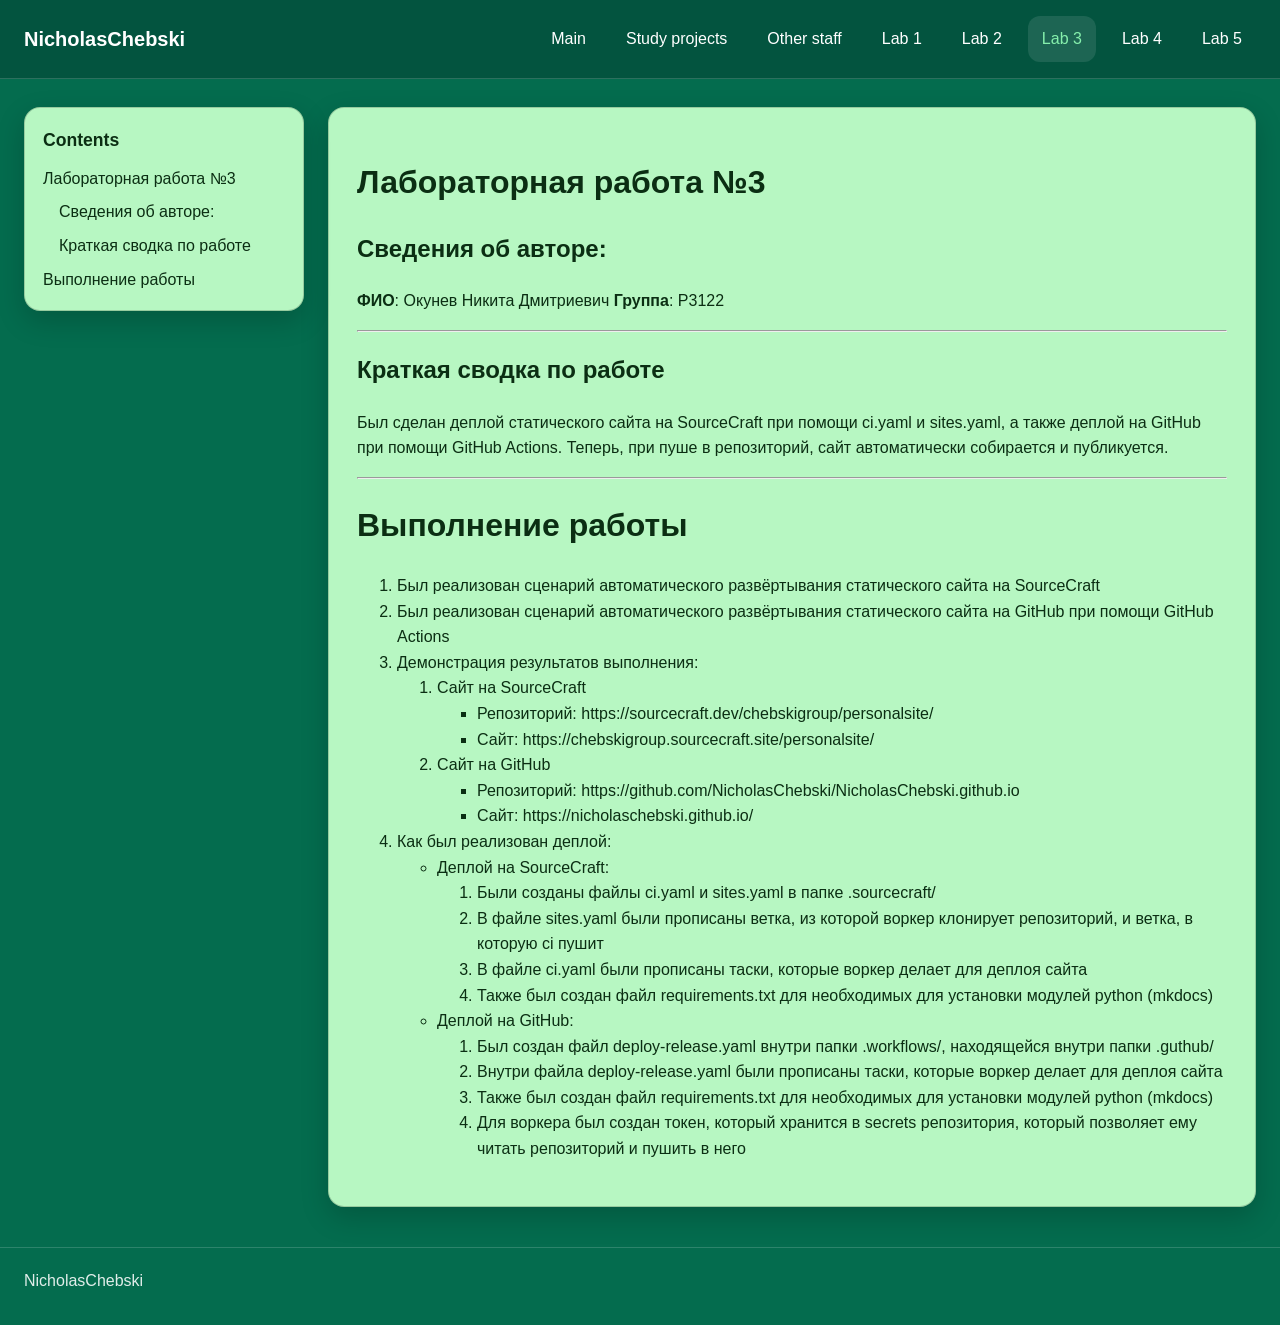
<file: README-3/index.html>
<!DOCTYPE html>
<html lang="en">
<head>
    <meta charset="utf-8">
    <meta name="viewport" content="width=device-width,initial-scale=1">

    <title>Lab 3 - NicholasChebski</title>

    <link rel="stylesheet" href="../css/vibe.css">

    
</head>
<body>
    

    <header class="site-header">
        <div class="site-header-inner">
            <a class="site-brand" href="..">NicholasChebski</a>

            
            <nav class="site-nav">
                <ul class="site-nav-list">
                    
                        
                            <li class="site-nav-item">
                                <a href=".." class="">
                                    Main
                                </a>
                            </li>
                        
                    
                        
                            <li class="site-nav-item">
                                <a href="../study/" class="">
                                    Study projects
                                </a>
                            </li>
                        
                    
                        
                            <li class="site-nav-item">
                                <a href="../unstudy/" class="">
                                    Other staff
                                </a>
                            </li>
                        
                    
                        
                            <li class="site-nav-item">
                                <a href="../README-1/" class="">
                                    Lab 1
                                </a>
                            </li>
                        
                    
                        
                            <li class="site-nav-item">
                                <a href="../README-2/" class="">
                                    Lab 2
                                </a>
                            </li>
                        
                    
                        
                            <li class="site-nav-item">
                                <a href="./" class="active">
                                    Lab 3
                                </a>
                            </li>
                        
                    
                        
                            <li class="site-nav-item">
                                <a href="../README-4/" class="">
                                    Lab 4
                                </a>
                            </li>
                        
                    
                        
                            <li class="site-nav-item">
                                <a href="../README-5/" class="">
                                    Lab 5
                                </a>
                            </li>
                        
                    
                </ul>
            </nav>
            
        </div>
    </header>

    <div class="page-layout">
        
        <aside class="page-toc">
            <div class="toc-card">
                <div class="toc-title">Contents</div>
                
        
        <ul class="toc-list">
            
                <li class="toc-item">
                    <a class="toc-link" href="#no3">
                        Лабораторная работа №3
                    </a>

                    
                        
        
        <ul class="toc-list">
            
                <li class="toc-item">
                    <a class="toc-link" href="#_1">
                        Сведения об авторе:
                    </a>

                    
                </li>
            
                <li class="toc-item">
                    <a class="toc-link" href="#_2">
                        Краткая сводка по работе
                    </a>

                    
                </li>
            
        </ul>
        
    
                    
                </li>
            
                <li class="toc-item">
                    <a class="toc-link" href="#_3">
                        Выполнение работы
                    </a>

                    
                </li>
            
        </ul>
        
    
            </div>
        </aside>
        

        <main class="page-main">
            <div class="content-card">
                <h1 id="no3">Лабораторная работа №3</h1>
<h2 id="_1">Сведения об авторе:</h2>
<p><strong>ФИО</strong>: Окунев Никита Дмитриевич
<strong>Группа</strong>: P3122</p>
<hr />
<h2 id="_2">Краткая сводка по работе</h2>
<p>Был сделан деплой статического сайта на SourceCraft при помощи ci.yaml и sites.yaml, а также деплой на GitHub при помощи GitHub Actions. Теперь, при пуше в репозиторий, сайт автоматически собирается и публикуется.</p>
<hr />
<h1 id="_3">Выполнение работы</h1>
<ol>
<li>Был реализован сценарий автоматического развёртывания статического сайта на SourceCraft</li>
<li>Был реализован сценарий автоматического развёртывания статического сайта на GitHub при помощи GitHub Actions</li>
<li>Демонстрация результатов выполнения:<ol>
<li>Сайт на SourceCraft<ul>
<li>Репозиторий: https://sourcecraft.dev/chebskigroup/personalsite/</li>
<li>Сайт: https://chebskigroup.sourcecraft.site/personalsite/</li>
</ul>
</li>
<li>Сайт на GitHub<ul>
<li>Репозиторий: https://github.com/NicholasChebski/NicholasChebski.github.io</li>
<li>Сайт: https://nicholaschebski.github.io/</li>
</ul>
</li>
</ol>
</li>
<li>Как был реализован деплой:<ul>
<li>Деплой на SourceCraft:<ol>
<li>Были созданы файлы ci.yaml и sites.yaml в папке .sourcecraft/</li>
<li>В файле sites.yaml были прописаны ветка, из которой воркер клонирует репозиторий, и ветка, в которую ci пушит</li>
<li>В файле ci.yaml были прописаны таски, которые воркер делает для деплоя сайта</li>
<li>Также был создан файл requirements.txt для необходимых для установки модулей python (mkdocs)</li>
</ol>
</li>
<li>Деплой на GitHub:<ol>
<li>Был создан файл deploy-release.yaml внутри папки .workflows/, находящейся внутри папки .guthub/</li>
<li>Внутри файла deploy-release.yaml были прописаны таски, которые воркер делает для деплоя сайта</li>
<li>Также был создан файл requirements.txt для необходимых для установки модулей python (mkdocs)</li>
<li>Для воркера был создан токен, который хранится в secrets репозитория, который позволяет ему читать репозиторий и пушить в него</li>
</ol>
</li>
</ul>
</li>
</ol>
            </div>
        </main>
    </div>

    <footer class="site-footer">
        <div class="site-footer-inner">
            <span>NicholasChebski</span>
        </div>
    </footer>
</body>
</html>
</file>
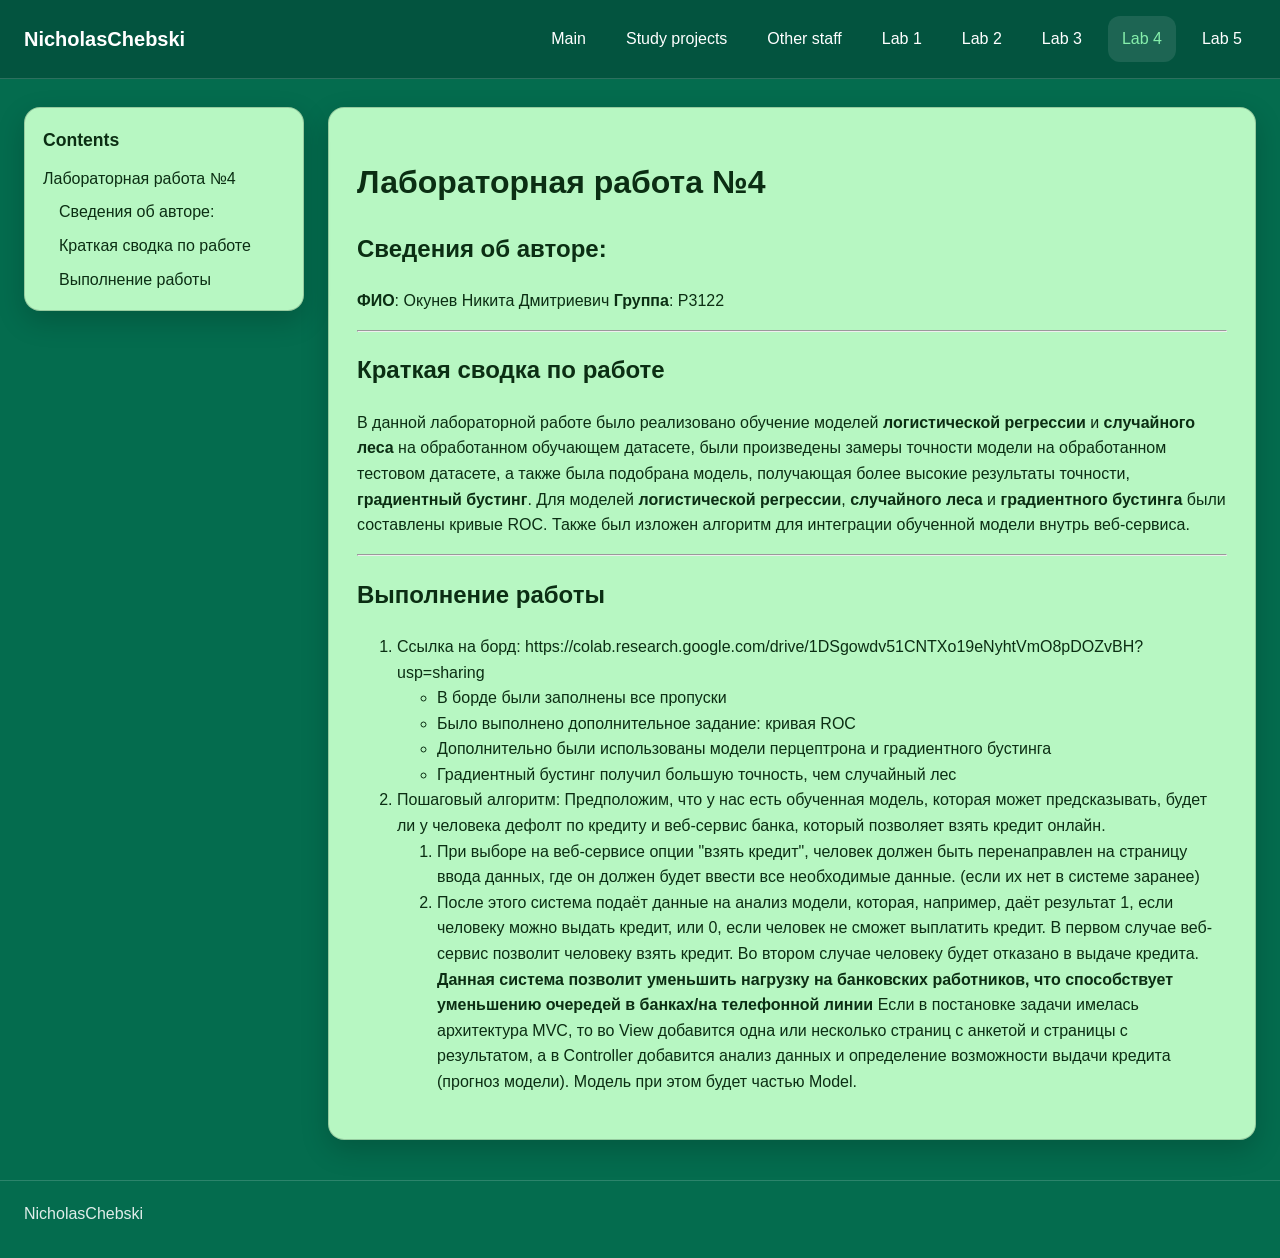
<file: README-4/index.html>
<!DOCTYPE html>
<html lang="en">
<head>
    <meta charset="utf-8">
    <meta name="viewport" content="width=device-width,initial-scale=1">

    <title>Lab 4 - NicholasChebski</title>

    <link rel="stylesheet" href="../css/vibe.css">

    
</head>
<body>
    

    <header class="site-header">
        <div class="site-header-inner">
            <a class="site-brand" href="..">NicholasChebski</a>

            
            <nav class="site-nav">
                <ul class="site-nav-list">
                    
                        
                            <li class="site-nav-item">
                                <a href=".." class="">
                                    Main
                                </a>
                            </li>
                        
                    
                        
                            <li class="site-nav-item">
                                <a href="../study/" class="">
                                    Study projects
                                </a>
                            </li>
                        
                    
                        
                            <li class="site-nav-item">
                                <a href="../unstudy/" class="">
                                    Other staff
                                </a>
                            </li>
                        
                    
                        
                            <li class="site-nav-item">
                                <a href="../README-1/" class="">
                                    Lab 1
                                </a>
                            </li>
                        
                    
                        
                            <li class="site-nav-item">
                                <a href="../README-2/" class="">
                                    Lab 2
                                </a>
                            </li>
                        
                    
                        
                            <li class="site-nav-item">
                                <a href="../README-3/" class="">
                                    Lab 3
                                </a>
                            </li>
                        
                    
                        
                            <li class="site-nav-item">
                                <a href="./" class="active">
                                    Lab 4
                                </a>
                            </li>
                        
                    
                        
                            <li class="site-nav-item">
                                <a href="../README-5/" class="">
                                    Lab 5
                                </a>
                            </li>
                        
                    
                </ul>
            </nav>
            
        </div>
    </header>

    <div class="page-layout">
        
        <aside class="page-toc">
            <div class="toc-card">
                <div class="toc-title">Contents</div>
                
        
        <ul class="toc-list">
            
                <li class="toc-item">
                    <a class="toc-link" href="#no4">
                        Лабораторная работа №4
                    </a>

                    
                        
        
        <ul class="toc-list">
            
                <li class="toc-item">
                    <a class="toc-link" href="#_1">
                        Сведения об авторе:
                    </a>

                    
                </li>
            
                <li class="toc-item">
                    <a class="toc-link" href="#_2">
                        Краткая сводка по работе
                    </a>

                    
                </li>
            
                <li class="toc-item">
                    <a class="toc-link" href="#_3">
                        Выполнение работы
                    </a>

                    
                </li>
            
        </ul>
        
    
                    
                </li>
            
        </ul>
        
    
            </div>
        </aside>
        

        <main class="page-main">
            <div class="content-card">
                <h1 id="no4">Лабораторная работа №4</h1>
<h2 id="_1">Сведения об авторе:</h2>
<p><strong>ФИО</strong>: Окунев Никита Дмитриевич
<strong>Группа</strong>: P3122</p>
<hr />
<h2 id="_2">Краткая сводка по работе</h2>
<p>В данной лабораторной работе было реализовано обучение моделей <strong>логистической регрессии</strong> и <strong>случайного леса</strong> на обработанном обучающем датасете, были произведены замеры точности модели на обработанном тестовом датасете, а также была подобрана модель, получающая более высокие результаты точности, <strong>градиентный бустинг</strong>. Для моделей <strong>логистической регрессии</strong>, <strong>случайного леса</strong> и <strong>градиентного бустинга</strong> были составлены кривые ROC. Также был изложен алгоритм для интеграции обученной модели внутрь веб-сервиса.</p>
<hr />
<h2 id="_3">Выполнение работы</h2>
<ol>
<li>Ссылка на борд: https://colab.research.google.com/drive/1DSgowdv51CNTXo19eNyhtVmO8pDOZvBH?usp=sharing<ul>
<li>В борде были заполнены все пропуски</li>
<li>Было выполнено дополнительное задание: кривая ROC</li>
<li>Дополнительно были использованы модели перцептрона и градиентного бустинга</li>
<li>Градиентный бустинг получил большую точность, чем случайный лес</li>
</ul>
</li>
<li>Пошаговый алгоритм:
    Предположим, что у нас есть обученная модель, которая может предсказывать, будет ли у человека дефолт по кредиту и веб-сервис банка, который позволяет взять кредит онлайн. <ol>
<li>При выборе на веб-сервисе опции "взять кредит", человек должен быть перенаправлен на страницу ввода данных, где он должен будет ввести все необходимые данные. (если их нет в системе заранее)</li>
<li>После этого система подаёт данные на анализ модели, которая, например, даёт результат 1, если человеку можно выдать кредит, или 0, если человек не сможет выплатить кредит. В первом случае веб-сервис позволит человеку взять кредит. Во втором случае человеку будет отказано в выдаче кредита.
<strong>Данная система позволит уменьшить нагрузку на банковских работников, что способствует уменьшению очередей в банках/на телефонной линии</strong>
Если в постановке задачи имелась архитектура MVC, то во View добавится одна или несколько страниц с анкетой и страницы с результатом, а в Controller добавится анализ данных и определение возможности выдачи кредита (прогноз модели). Модель при этом будет частью Model.</li>
</ol>
</li>
</ol>
            </div>
        </main>
    </div>

    <footer class="site-footer">
        <div class="site-footer-inner">
            <span>NicholasChebski</span>
        </div>
    </footer>
</body>
</html>
</file>
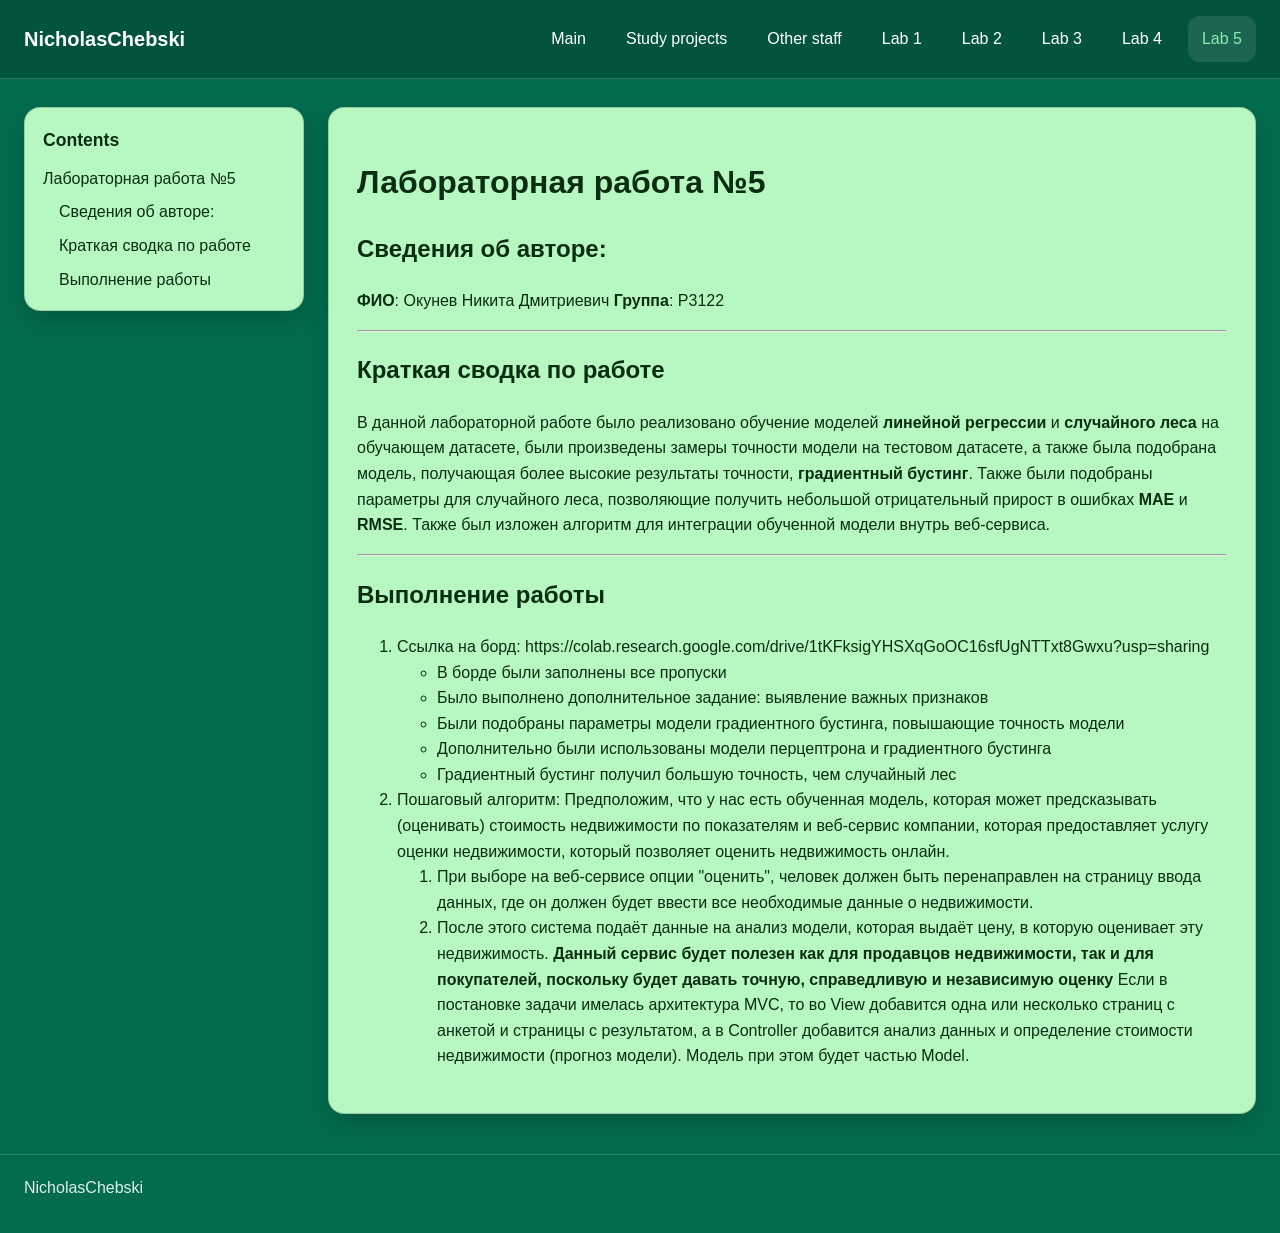
<file: README-5/index.html>
<!DOCTYPE html>
<html lang="en">
<head>
    <meta charset="utf-8">
    <meta name="viewport" content="width=device-width,initial-scale=1">

    <title>Lab 5 - NicholasChebski</title>

    <link rel="stylesheet" href="../css/vibe.css">

    
</head>
<body>
    

    <header class="site-header">
        <div class="site-header-inner">
            <a class="site-brand" href="..">NicholasChebski</a>

            
            <nav class="site-nav">
                <ul class="site-nav-list">
                    
                        
                            <li class="site-nav-item">
                                <a href=".." class="">
                                    Main
                                </a>
                            </li>
                        
                    
                        
                            <li class="site-nav-item">
                                <a href="../study/" class="">
                                    Study projects
                                </a>
                            </li>
                        
                    
                        
                            <li class="site-nav-item">
                                <a href="../unstudy/" class="">
                                    Other staff
                                </a>
                            </li>
                        
                    
                        
                            <li class="site-nav-item">
                                <a href="../README-1/" class="">
                                    Lab 1
                                </a>
                            </li>
                        
                    
                        
                            <li class="site-nav-item">
                                <a href="../README-2/" class="">
                                    Lab 2
                                </a>
                            </li>
                        
                    
                        
                            <li class="site-nav-item">
                                <a href="../README-3/" class="">
                                    Lab 3
                                </a>
                            </li>
                        
                    
                        
                            <li class="site-nav-item">
                                <a href="../README-4/" class="">
                                    Lab 4
                                </a>
                            </li>
                        
                    
                        
                            <li class="site-nav-item">
                                <a href="./" class="active">
                                    Lab 5
                                </a>
                            </li>
                        
                    
                </ul>
            </nav>
            
        </div>
    </header>

    <div class="page-layout">
        
        <aside class="page-toc">
            <div class="toc-card">
                <div class="toc-title">Contents</div>
                
        
        <ul class="toc-list">
            
                <li class="toc-item">
                    <a class="toc-link" href="#no5">
                        Лабораторная работа №5
                    </a>

                    
                        
        
        <ul class="toc-list">
            
                <li class="toc-item">
                    <a class="toc-link" href="#_1">
                        Сведения об авторе:
                    </a>

                    
                </li>
            
                <li class="toc-item">
                    <a class="toc-link" href="#_2">
                        Краткая сводка по работе
                    </a>

                    
                </li>
            
                <li class="toc-item">
                    <a class="toc-link" href="#_3">
                        Выполнение работы
                    </a>

                    
                </li>
            
        </ul>
        
    
                    
                </li>
            
        </ul>
        
    
            </div>
        </aside>
        

        <main class="page-main">
            <div class="content-card">
                <h1 id="no5">Лабораторная работа №5</h1>
<h2 id="_1">Сведения об авторе:</h2>
<p><strong>ФИО</strong>: Окунев Никита Дмитриевич
<strong>Группа</strong>: P3122</p>
<hr />
<h2 id="_2">Краткая сводка по работе</h2>
<p>В данной лабораторной работе было реализовано обучение моделей <strong>линейной регрессии</strong> и <strong>случайного леса</strong> на обучающем датасете, были произведены замеры точности модели на тестовом датасете, а также была подобрана модель, получающая более высокие результаты точности, <strong>градиентный бустинг</strong>. Также были подобраны параметры для случайного леса, позволяющие получить небольшой отрицательный прирост в ошибках <strong>MAE</strong> и <strong>RMSE</strong>. Также был изложен алгоритм для интеграции обученной модели внутрь веб-сервиса.</p>
<hr />
<h2 id="_3">Выполнение работы</h2>
<ol>
<li>Ссылка на борд: https://colab.research.google.com/drive/1tKFksigYHSXqGoOC16sfUgNTTxt8Gwxu?usp=sharing<ul>
<li>В борде были заполнены все пропуски</li>
<li>Было выполнено дополнительное задание: выявление важных признаков</li>
<li>Были подобраны параметры модели градиентного бустинга, повышающие точность модели</li>
<li>Дополнительно были использованы модели перцептрона и градиентного бустинга</li>
<li>Градиентный бустинг получил большую точность, чем случайный лес</li>
</ul>
</li>
<li>Пошаговый алгоритм:
    Предположим, что у нас есть обученная модель, которая может предсказывать (оценивать) стоимость недвижимости по показателям и веб-сервис компании, которая предоставляет услугу оценки недвижимости, который позволяет оценить недвижимость онлайн. <ol>
<li>При выборе на веб-сервисе опции "оценить", человек должен быть перенаправлен на страницу ввода данных, где он должен будет ввести все необходимые данные о недвижимости.</li>
<li>После этого система подаёт данные на анализ модели, которая выдаёт цену, в которую оценивает эту недвижимость. 
<strong>Данный сервис будет полезен как для продавцов недвижимости, так и для покупателей, поскольку будет давать точную, справедливую и независимую оценку</strong>
Если в постановке задачи имелась архитектура MVC, то во View добавится одна или несколько страниц с анкетой и страницы с результатом, а в Controller добавится анализ данных и определение стоимости недвижимости (прогноз модели). Модель при этом будет частью Model.</li>
</ol>
</li>
</ol>
            </div>
        </main>
    </div>

    <footer class="site-footer">
        <div class="site-footer-inner">
            <span>NicholasChebski</span>
        </div>
    </footer>
</body>
</html>
</file>
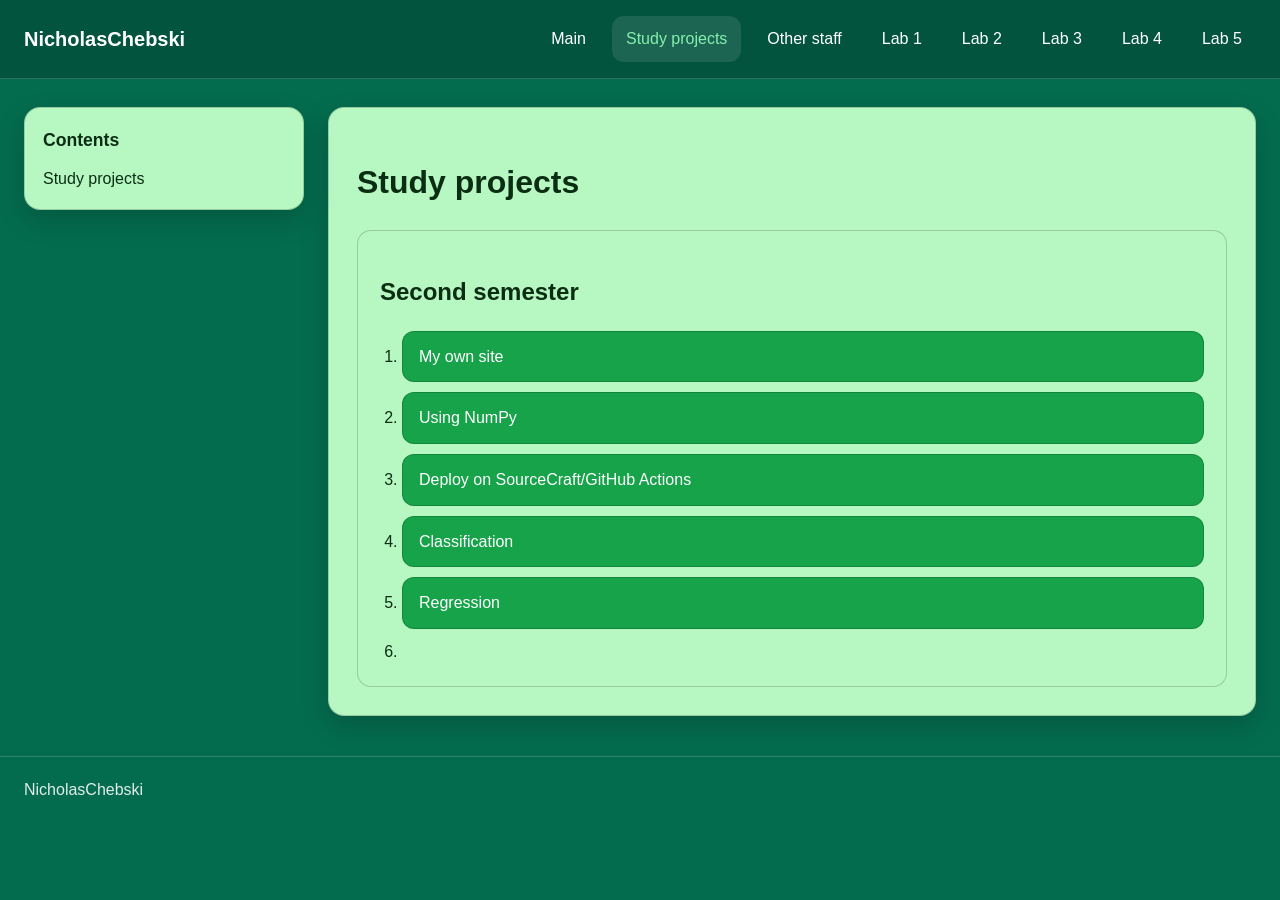
<file: study/index.html>
<!DOCTYPE html>
<html lang="en">
<head>
    <meta charset="utf-8">
    <meta name="viewport" content="width=device-width,initial-scale=1">

    <title>Study projects - NicholasChebski</title>

    <link rel="stylesheet" href="../css/vibe.css">

    
</head>
<body>
    

    <header class="site-header">
        <div class="site-header-inner">
            <a class="site-brand" href="..">NicholasChebski</a>

            
            <nav class="site-nav">
                <ul class="site-nav-list">
                    
                        
                            <li class="site-nav-item">
                                <a href=".." class="">
                                    Main
                                </a>
                            </li>
                        
                    
                        
                            <li class="site-nav-item">
                                <a href="./" class="active">
                                    Study projects
                                </a>
                            </li>
                        
                    
                        
                            <li class="site-nav-item">
                                <a href="../unstudy/" class="">
                                    Other staff
                                </a>
                            </li>
                        
                    
                        
                            <li class="site-nav-item">
                                <a href="../README-1/" class="">
                                    Lab 1
                                </a>
                            </li>
                        
                    
                        
                            <li class="site-nav-item">
                                <a href="../README-2/" class="">
                                    Lab 2
                                </a>
                            </li>
                        
                    
                        
                            <li class="site-nav-item">
                                <a href="../README-3/" class="">
                                    Lab 3
                                </a>
                            </li>
                        
                    
                        
                            <li class="site-nav-item">
                                <a href="../README-4/" class="">
                                    Lab 4
                                </a>
                            </li>
                        
                    
                        
                            <li class="site-nav-item">
                                <a href="../README-5/" class="">
                                    Lab 5
                                </a>
                            </li>
                        
                    
                </ul>
            </nav>
            
        </div>
    </header>

    <div class="page-layout">
        
        <aside class="page-toc">
            <div class="toc-card">
                <div class="toc-title">Contents</div>
                
        
        <ul class="toc-list">
            
                <li class="toc-item">
                    <a class="toc-link" href="#study-projects">
                        Study projects
                    </a>

                    
                </li>
            
        </ul>
        
    
            </div>
        </aside>
        

        <main class="page-main">
            <div class="content-card">
                <h1 id="study-projects">Study projects</h1>
<div class="semester-panel">
  <h2>Second semester</h2>

  <ol class="lab-list">
    <li>
      <a class="lab-button lab-button-block" href="../README-1/">
        My own site
      </a>
    </li>
    <li>
      <a class="lab-button lab-button-block" href="../README-2/">
        Using NumPy
      </a>
    </li>
    <li>
      <a class="lab-button lab-button-block" href="../README-3/">
        Deploy on SourceCraft/GitHub Actions
      </a>
    </li>
    <li>
      <a class="lab-button lab-button-block" href="../README-4/">
        Classification
      </a>
    </li>
    <li>
      <a class="lab-button lab-button-block" href="../README-5/">
        Regression
      </a>
    </li>
    <li>
  </ol>
</div>
            </div>
        </main>
    </div>

    <footer class="site-footer">
        <div class="site-footer-inner">
            <span>NicholasChebski</span>
        </div>
    </footer>
</body>
</html>
</file>
<file: css/vibe.css>
:root {
  --bg-emerald: #046c4e;
  --bg-emerald-2: #03543f;
  --text-white: #ffffff;

  --panel-light: #b7f7c2;
  --panel-light-2: #a3f0b2;

  --btn-green: #16a34a;
  --btn-green-hover: #86efac;

  --dark-text: #0b2e13;
  --border-dark: rgba(0, 0, 0, 0.18);

  --shadow: 0 10px 28px rgba(0, 0, 0, 0.18);
  --radius: 16px;
}

* {
  box-sizing: border-box;
}

html {
  font-size: 16px;
}

body {
  margin: 0;
  background: var(--bg-emerald);
  color: var(--text-white);
  font-family: Arial, sans-serif;
  line-height: 1.6;
}

a {
  color: inherit;
}

.site-header {
  background: var(--bg-emerald-2);
  border-bottom: 1px solid rgba(255, 255, 255, 0.16);
  position: sticky;
  top: 0;
  z-index: 50;
}

.site-header-inner {
  max-width: 1280px;
  margin: 0 auto;
  padding: 16px 24px;
  display: flex;
  gap: 24px;
  align-items: center;
  justify-content: space-between;
}

.site-brand {
  text-decoration: none;
  font-size: 1.25rem;
  font-weight: 700;
}

.site-nav-list,
.site-subnav-list {
  list-style: none;
  margin: 0;
  padding: 0;
}

.site-nav-list {
  display: flex;
  gap: 12px;
  align-items: center;
  flex-wrap: wrap;
}

.site-nav-item > a,
.site-nav-label {
  display: inline-block;
  padding: 10px 14px;
  border-radius: 12px;
  text-decoration: none;
}

.site-nav-item > a:hover,
.site-nav-item > a.active {
  background: rgba(255, 255, 255, 0.10);
  color: var(--btn-green-hover);
}

.site-nav-item {
  position: relative;
}

.site-subnav-list {
  display: none;
  position: absolute;
  top: calc(100% + 8px);
  left: 0;
  min-width: 220px;
  padding: 10px;
  background: var(--panel-light);
  color: var(--dark-text);
  border: 1px solid var(--border-dark);
  border-radius: 14px;
  box-shadow: var(--shadow);
}

.site-subnav-list a {
  display: block;
  padding: 8px 10px;
  border-radius: 10px;
  text-decoration: none;
  color: var(--dark-text);
}

.site-subnav-list a:hover,
.site-subnav-list a.active {
  background: rgba(0, 0, 0, 0.06);
}

.site-nav-item:hover .site-subnav-list {
  display: block;
}

.page-layout {
  max-width: 1280px;
  margin: 0 auto;
  padding: 28px 24px 40px;
  display: grid;
  grid-template-columns: 280px minmax(0, 1fr);
  gap: 24px;
}

.page-toc {
  align-self: start;
  position: sticky;
  top: 96px;
}

.toc-card,
.content-card {
  background: var(--panel-light);
  color: var(--dark-text);
  border: 1px solid var(--border-dark);
  border-radius: var(--radius);
  box-shadow: var(--shadow);
}

.toc-card {
  padding: 18px;
}

.toc-title {
  font-size: 1.1rem;
  font-weight: 700;
  margin-bottom: 12px;
}

.toc-list {
  list-style: none;
  margin: 0;
  padding: 0;
}

.toc-list .toc-list {
  margin-top: 8px;
  padding-left: 16px;
}

.toc-item + .toc-item {
  margin-top: 8px;
}

.toc-link {
  display: block;
  text-decoration: none;
  color: var(--dark-text);
}

.toc-link:hover {
  color: var(--btn-green);
}

.page-main {
  min-width: 0;
}

.content-card {
  padding: 28px;
}

.content-card h1,
.content-card h2,
.content-card h3,
.content-card h4,
.content-card h5,
.content-card h6,
.content-card p,
.content-card li,
.content-card td,
.content-card th,
.content-card blockquote {
  color: var(--dark-text);
}

.content-card img {
  max-width: 100%;
  height: auto;
}

.content-card code {
  background: rgba(0, 0, 0, 0.08);
  padding: 2px 6px;
  border-radius: 6px;
  color: var(--dark-text);
}

.content-card pre {
  background: rgba(0, 0, 0, 0.12);
  color: var(--dark-text);
  padding: 16px;
  border-radius: 12px;
  overflow-x: auto;
}

.content-card pre code {
  background: transparent;
  padding: 0;
}

.content-card table {
  width: 100%;
  border-collapse: collapse;
}

.content-card th,
.content-card td {
  border: 1px solid rgba(0, 0, 0, 0.12);
  padding: 10px 12px;
}

.content-card blockquote {
  margin: 16px 0;
  padding: 14px 18px;
  border-left: 4px solid var(--btn-green);
  background: rgba(0, 0, 0, 0.05);
  border-radius: 10px;
}

/* ===== About page ===== */

.author-wrapper {
  margin-top: 24px;
  margin-bottom: 32px;
}

.author-top {
  display: flex;
  gap: 32px;
  align-items: stretch;
  flex-wrap: wrap;
}

.author-photo-wrap {
  flex: 0 0 320px;
  max-width: 320px;
  display: flex;
  align-items: stretch;
}

.author-photo {
  flex: 1;
  border-radius: 16px;
  box-shadow: var(--shadow);
  background-image: url("../images/author.png");
  background-size: cover;
  background-position: center;
  background-repeat: no-repeat;
  min-height: 220px;
}

.author-right,
.author-bio,
.semester-panel,
.section-card {
  background: var(--panel-light);
  color: var(--dark-text);
  border: 1px solid var(--border-dark);
  border-radius: 14px;
}

.author-right {
  flex: 1 1 320px;
  min-width: 280px;
  padding: 18px 22px;
}

.author-info-line {
  margin: 0;
  font-size: 1.02rem;
  line-height: 1.6;
}

.author-info-line + .author-info-line {
  margin-top: 12px;
}

.author-bio {
  margin-top: 20px;
  width: 100%;
  box-sizing: border-box;
  padding: 18px;
  line-height: 1.7;
  text-align: justify;
}

.author-right *,
.author-bio * {
  color: var(--dark-text);
}

/* ===== Home cards ===== */

.sections-grid {
  display: grid;
  grid-template-columns: repeat(auto-fit, minmax(260px, 1fr));
  gap: 20px;
  margin-top: 20px;
}

.section-card {
  display: block;
  padding: 24px;
  text-decoration: none !important;
  border: 1px solid var(--border-dark);
  transition: transform 0.2s ease, box-shadow 0.2s ease, background 0.2s ease;
  font-size: 1.1rem;
  font-weight: 600;
}

.section-card * {
  color: var(--dark-text) !important;
}

.section-card:hover {
  background: var(--panel-light-2);
  box-shadow: var(--shadow);
  transform: translateY(-3px);
}

.section-card-title {
  margin-bottom: 8px;
}

.section-card-desc {
  font-size: 0.95rem;
  font-weight: 400;
  line-height: 1.5;
  opacity: 0.9;
}

/* ===== Study page ===== */

.semester-panel {
  padding: 22px;
  margin-top: 18px;
}

.lab-list {
  margin: 14px 0 0 0;
  padding-left: 22px;
}

.lab-button {
  display: inline-block;
  margin: 10px 0;
  padding: 12px 16px;
  border-radius: 12px;
  text-decoration: none !important;
  background: var(--btn-green);
  color: var(--text-white) !important;
  border: 1px solid var(--border-dark);
  transition: background 0.2s ease, transform 0.2s ease, box-shadow 0.2s ease;
}

.lab-button:hover {
  background: var(--btn-green-hover);
  color: var(--dark-text) !important;
  transform: translateY(-2px);
  box-shadow: var(--shadow);
}

.lab-button-block {
  display: block;
}

/* ===== Empty page ===== */

.empty-center {
  min-height: 60vh;
  display: flex;
  align-items: center;
  justify-content: center;
  text-align: center;
  font-size: 2rem;
  font-weight: 700;
  color: var(--dark-text);
}

/* ===== Footer ===== */

.site-footer {
  border-top: 1px solid rgba(255, 255, 255, 0.16);
}

.site-footer-inner {
  max-width: 1280px;
  margin: 0 auto;
  padding: 20px 24px 32px;
  color: rgba(255, 255, 255, 0.88);
}

@media (max-width: 960px) {
  .page-layout {
    grid-template-columns: 1fr;
  }

  .page-toc {
    position: static;
  }
}

@media (max-width: 700px) {
  .site-header-inner {
    flex-direction: column;
    align-items: stretch;
  }

  .site-nav-list {
    flex-direction: column;
    align-items: stretch;
  }

  .site-subnav-list {
    position: static;
    display: block;
    margin-top: 8px;
    box-shadow: none;
  }
}
</file>
